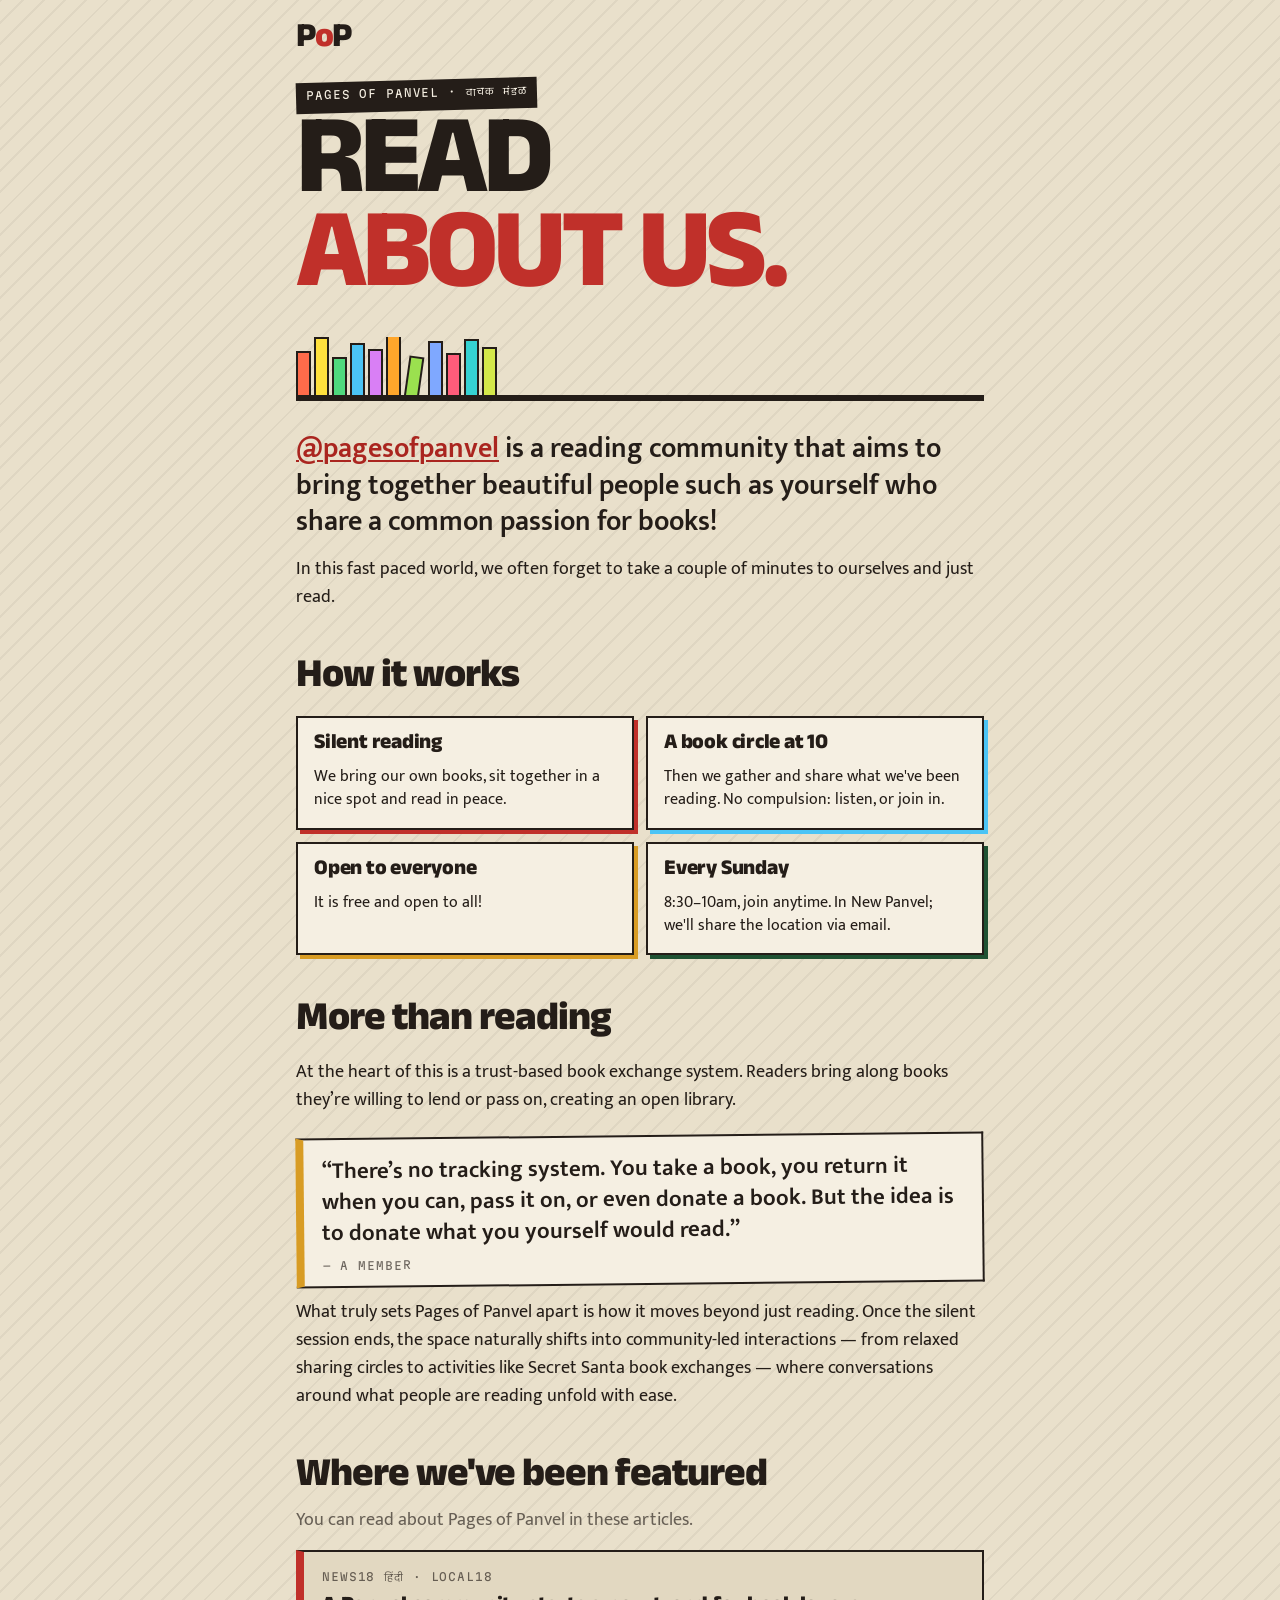
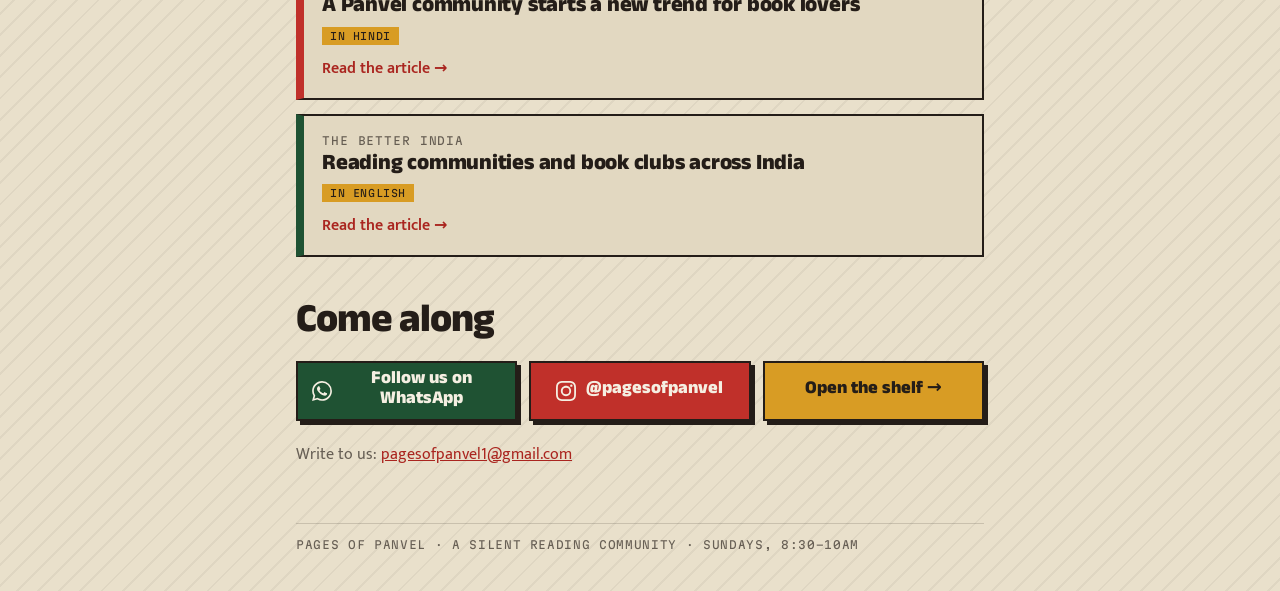
<file: about/index.html>
<!doctype html>
<html lang="en">
<head>
<meta charset="utf-8">
<meta name="viewport" content="width=device-width, initial-scale=1, viewport-fit=cover">
<title>About us — Pages of Panvel</title>
<meta name="description" content="Pages of Panvel is a free silent reading community in New Panvel. Every Sunday, 8:30–10am: bring your own book and read together in peace.">
<meta name="theme-color" content="#E9E0CB">
<meta property="og:title" content="Read about Pages of Panvel">
<meta property="og:description" content="A free silent reading community. Every Sunday, 8:30–10am, New Panvel. Bring your own book.">
<meta property="og:type" content="website">
<meta property="og:url" content="https://pagesofpanvel.in/about/">
<meta property="og:site_name" content="Pages of Panvel">
<meta property="og:image" content="https://pagesofpanvel.in/img/share.png?v=2">
<meta property="og:image:width" content="1200">
<meta property="og:image:height" content="630">
<meta name="twitter:card" content="summary_large_image">
<link rel="icon" href="data:image/svg+xml,%3Csvg xmlns='http://www.w3.org/2000/svg' viewBox='0 0 32 32'%3E%3Crect width='32' height='32' rx='4' fill='%23E9E0CB'/%3E%3Crect x='4' y='9' width='7' height='17' fill='%23C0302A'/%3E%3Crect x='12' y='5' width='7' height='21' fill='%23D89C24'/%3E%3Crect x='20' y='11' width='7' height='15' fill='%231F5233'/%3E%3Crect x='2' y='26' width='28' height='3' fill='%23241D18'/%3E%3C/svg%3E">
<link rel="preconnect" href="https://fonts.googleapis.com">
<link rel="preconnect" href="https://fonts.gstatic.com" crossorigin>
<link href="https://fonts.googleapis.com/css2?family=Anek+Devanagari:wght@500..800&family=Mukta:wght@400;600&family=Martian+Mono:wght@400&display=swap" rel="stylesheet">
<link rel="stylesheet" href="about.css">
</head>
<body>
<main class="page">

  <header class="hero">
    <a class="home" href="../" aria-label="Pages of Panvel, the shelf">P<span>o</span>P</a>
    <p class="kick">Pages of Panvel · वाचक मंडळ</p>
    <h1 class="disp">Read<br><span>about us.</span></h1>
    <div class="spines" aria-hidden="true"><i></i><i></i><i></i><i></i><i></i><i></i><i></i><i></i><i></i><i></i><i></i></div>
  </header>

  <section class="intro">
    <p class="lede"><a href="https://www.instagram.com/pagesofpanvel?stkn=ejZuc3VsaTRxdW0=" target="_blank" rel="noopener">@pagesofpanvel</a> is a reading community that aims to bring together beautiful people such as yourself who share a common passion for books!</p>
    <p>In this fast paced world, we often forget to take a couple of minutes to ourselves and just read.</p>
  </section>

  <section class="how" aria-labelledby="how-h">
    <h2 id="how-h" class="h2">How it works</h2>
    <div class="tiles">
      <div class="tile red"><b>Silent reading</b><p>We bring our own books, sit together in a nice spot and read in peace.</p></div>
      <div class="tile blue"><b>A book circle at 10</b><p>Then we gather and share what we've been reading. No compulsion: listen, or join in.</p></div>
      <div class="tile mustard"><b>Open to everyone</b><p>It is free and open to all!</p></div>
      <div class="tile green"><b>Every Sunday</b><p>8:30–10am, join anytime. In New Panvel; we'll share the location via email.</p></div>
    </div>
  </section>

  <section class="story" aria-labelledby="story-h">
    <h2 id="story-h" class="h2">More than reading</h2>
    <p>At the heart of this is a trust-based book exchange system. Readers bring along books they’re willing to lend or pass on, creating an open library.</p>
    <blockquote class="quote">
      <p>“There’s no tracking system. You take a book, you return it when you can, pass it on, or even donate a book. But the idea is to donate what you yourself would read.”</p>
      <cite>A member</cite>
    </blockquote>
    <p>What truly sets Pages of Panvel apart is how it moves beyond just reading. Once the silent session ends, the space naturally shifts into community-led interactions — from relaxed sharing circles to activities like Secret Santa book exchanges — where conversations around what people are reading unfold with ease.</p>
  </section>

  <section class="press" aria-labelledby="press-h">
    <h2 id="press-h" class="h2">Where we've been featured</h2>
    <p class="sub">You can read about Pages of Panvel in these articles.</p>
    <div class="cards">
      <a class="card" href="https://hindi.news18.com/amp/news/maharashtra/mumbai-panvel-community-introduces-new-trend-for-book-lovers-way-of-book-reading-local18-ws-kl-9983959.html" target="_blank" rel="noopener">
        <span class="pub">News18 हिंदी · Local18</span>
        <span class="what">A Panvel community starts a new trend for book lovers</span>
        <span class="lang">In Hindi</span>
        <span class="go">Read the article →</span>
      </a>
      <a class="card" href="https://thebetterindia.com/culture/reading-communities-india-book-clubs-11770599" target="_blank" rel="noopener">
        <span class="pub">The Better India</span>
        <span class="what">Reading communities and book clubs across India</span>
        <span class="lang">In English</span>
        <span class="go">Read the article →</span>
      </a>
    </div>
  </section>

  <section class="come" aria-labelledby="come-h">
    <h2 id="come-h" class="h2">Come along</h2>
    <div class="links">
      <a class="btn wa" href="https://whatsapp.com/channel/0029Vb7D3RPCRs1f1bVYzt22" target="_blank" rel="noopener"><svg class="ico" viewBox="0 0 24 24" aria-hidden="true" focusable="false"><path d="M17.472 14.382c-.297-.149-1.758-.867-2.03-.967-.273-.099-.471-.148-.67.15-.197.297-.767.966-.94 1.164-.173.199-.347.223-.644.075-.297-.15-1.255-.463-2.39-1.475-.883-.788-1.48-1.761-1.653-2.059-.173-.297-.018-.458.13-.606.134-.133.298-.347.446-.52.149-.174.198-.298.298-.497.099-.198.05-.371-.025-.52-.075-.149-.669-1.612-.916-2.207-.242-.579-.487-.5-.669-.51-.173-.008-.371-.01-.57-.01-.198 0-.52.074-.792.372-.272.297-1.04 1.016-1.04 2.479 0 1.462 1.065 2.875 1.213 3.074.149.198 2.096 3.2 5.077 4.487.709.306 1.262.489 1.694.625.712.227 1.36.195 1.871.118.571-.085 1.758-.719 2.006-1.413.248-.694.248-1.289.173-1.413-.074-.124-.272-.198-.57-.347m-5.421 7.403h-.004a9.87 9.87 0 01-5.031-1.378l-.361-.214-3.741.982.998-3.648-.235-.374a9.86 9.86 0 01-1.51-5.26c.001-5.45 4.436-9.884 9.888-9.884 2.64 0 5.122 1.03 6.988 2.898a9.825 9.825 0 012.893 6.994c-.003 5.45-4.437 9.884-9.885 9.884m8.413-18.297A11.815 11.815 0 0012.05 0C5.495 0 .16 5.335.157 11.892c0 2.096.547 4.142 1.588 5.945L.057 24l6.305-1.654a11.882 11.882 0 005.683 1.448h.005c6.554 0 11.89-5.335 11.893-11.893a11.821 11.821 0 00-3.48-8.413Z"/></svg>Follow us on WhatsApp</a>
      <a class="btn insta" href="https://www.instagram.com/pagesofpanvel?stkn=ejZuc3VsaTRxdW0=" target="_blank" rel="noopener"><svg class="ico" viewBox="0 0 24 24" aria-hidden="true" focusable="false"><path d="M7.0301.084c-1.2768.0602-2.1487.264-2.911.5634-.7888.3075-1.4575.72-2.1228 1.3877-.6652.6677-1.075 1.3368-1.3802 2.127-.2954.7638-.4956 1.6365-.552 2.914-.0564 1.2775-.0689 1.6882-.0626 4.947.0062 3.2586.0206 3.6671.0825 4.9473.061 1.2765.264 2.1482.5635 2.9107.308.7889.72 1.4573 1.388 2.1228.6679.6655 1.3365 1.0743 2.1285 1.38.7632.295 1.6361.4961 2.9134.552 1.2773.056 1.6884.069 4.9462.0627 3.2578-.0062 3.668-.0207 4.9478-.0814 1.28-.0607 2.147-.2652 2.9098-.5633.7889-.3086 1.4578-.72 2.1228-1.3881.665-.6682 1.0745-1.3378 1.3795-2.1284.2957-.7632.4966-1.636.552-2.9124.056-1.2809.0692-1.6898.063-4.948-.0063-3.2583-.021-3.6668-.0817-4.9465-.0607-1.2797-.264-2.1487-.5633-2.9117-.3084-.7889-.72-1.4568-1.3876-2.1228C21.2982 1.33 20.628.9208 19.8378.6165 19.074.321 18.2017.1197 16.9244.0645 15.6471.0093 15.236-.005 11.977.0014 8.718.0076 8.31.0215 7.0301.0839m.1402 21.6932c-1.17-.0509-1.8053-.2453-2.2287-.408-.5606-.216-.96-.4771-1.3819-.895-.422-.4178-.6811-.8186-.9-1.378-.1644-.4234-.3624-1.058-.4171-2.228-.0595-1.2645-.072-1.6442-.079-4.848-.007-3.2037.0053-3.583.0607-4.848.05-1.169.2456-1.805.408-2.2282.216-.5613.4762-.96.895-1.3816.4188-.4217.8184-.6814 1.3783-.9003.423-.1651 1.0575-.3614 2.227-.4171 1.2655-.06 1.6447-.072 4.848-.079 3.2033-.007 3.5835.005 4.8495.0608 1.169.0508 1.8053.2445 2.228.408.5608.216.96.4754 1.3816.895.4217.4194.6816.8176.9005 1.3787.1653.4217.3617 1.056.4169 2.2263.0602 1.2655.0739 1.645.0796 4.848.0058 3.203-.0055 3.5834-.061 4.848-.051 1.17-.245 1.8055-.408 2.2294-.216.5604-.4763.96-.8954 1.3814-.419.4215-.8181.6811-1.3783.9-.4224.1649-1.0577.3617-2.2262.4174-1.2656.0595-1.6448.072-4.8493.079-3.2045.007-3.5825-.006-4.848-.0608M16.953 5.5864A1.44 1.44 0 1 0 18.39 4.144a1.44 1.44 0 0 0-1.437 1.4424M5.8385 12.012c.0067 3.4032 2.7706 6.1557 6.173 6.1493 3.4026-.0065 6.157-2.7701 6.1506-6.1733-.0065-3.4032-2.771-6.1565-6.174-6.1498-3.403.0067-6.156 2.771-6.1496 6.1738M8 12.0077a4 4 0 1 1 4.008 3.9921A3.9996 3.9996 0 0 1 8 12.0077"/></svg>@pagesofpanvel</a>
      <a class="btn shelf" href="../">Open the shelf →</a>
    </div>
    <p class="mail">Write to us: <a href="mailto:pagesofpanvel1@gmail.com">pagesofpanvel1@gmail.com</a></p>
  </section>

  <footer class="foot">Pages of Panvel · a silent reading community · Sundays, 8:30–10am</footer>
</main>
</body>
</html>
</file>
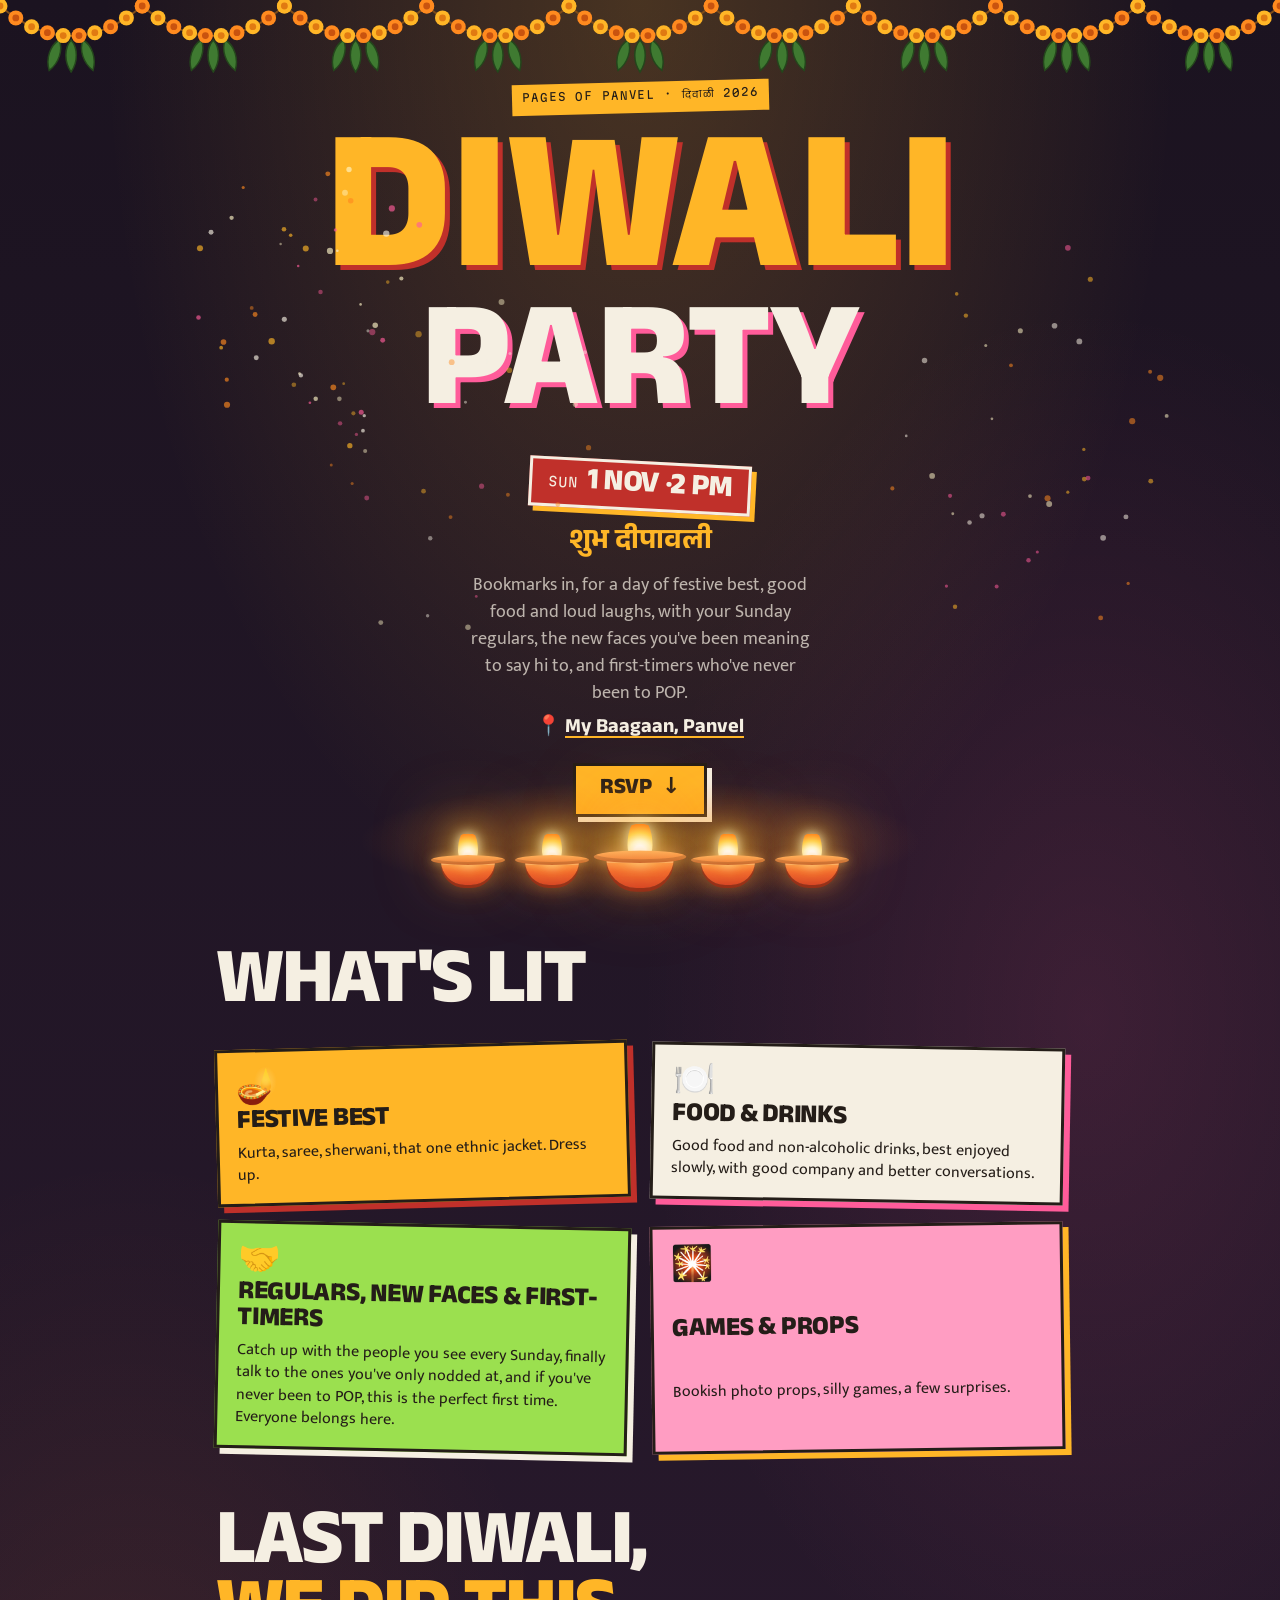
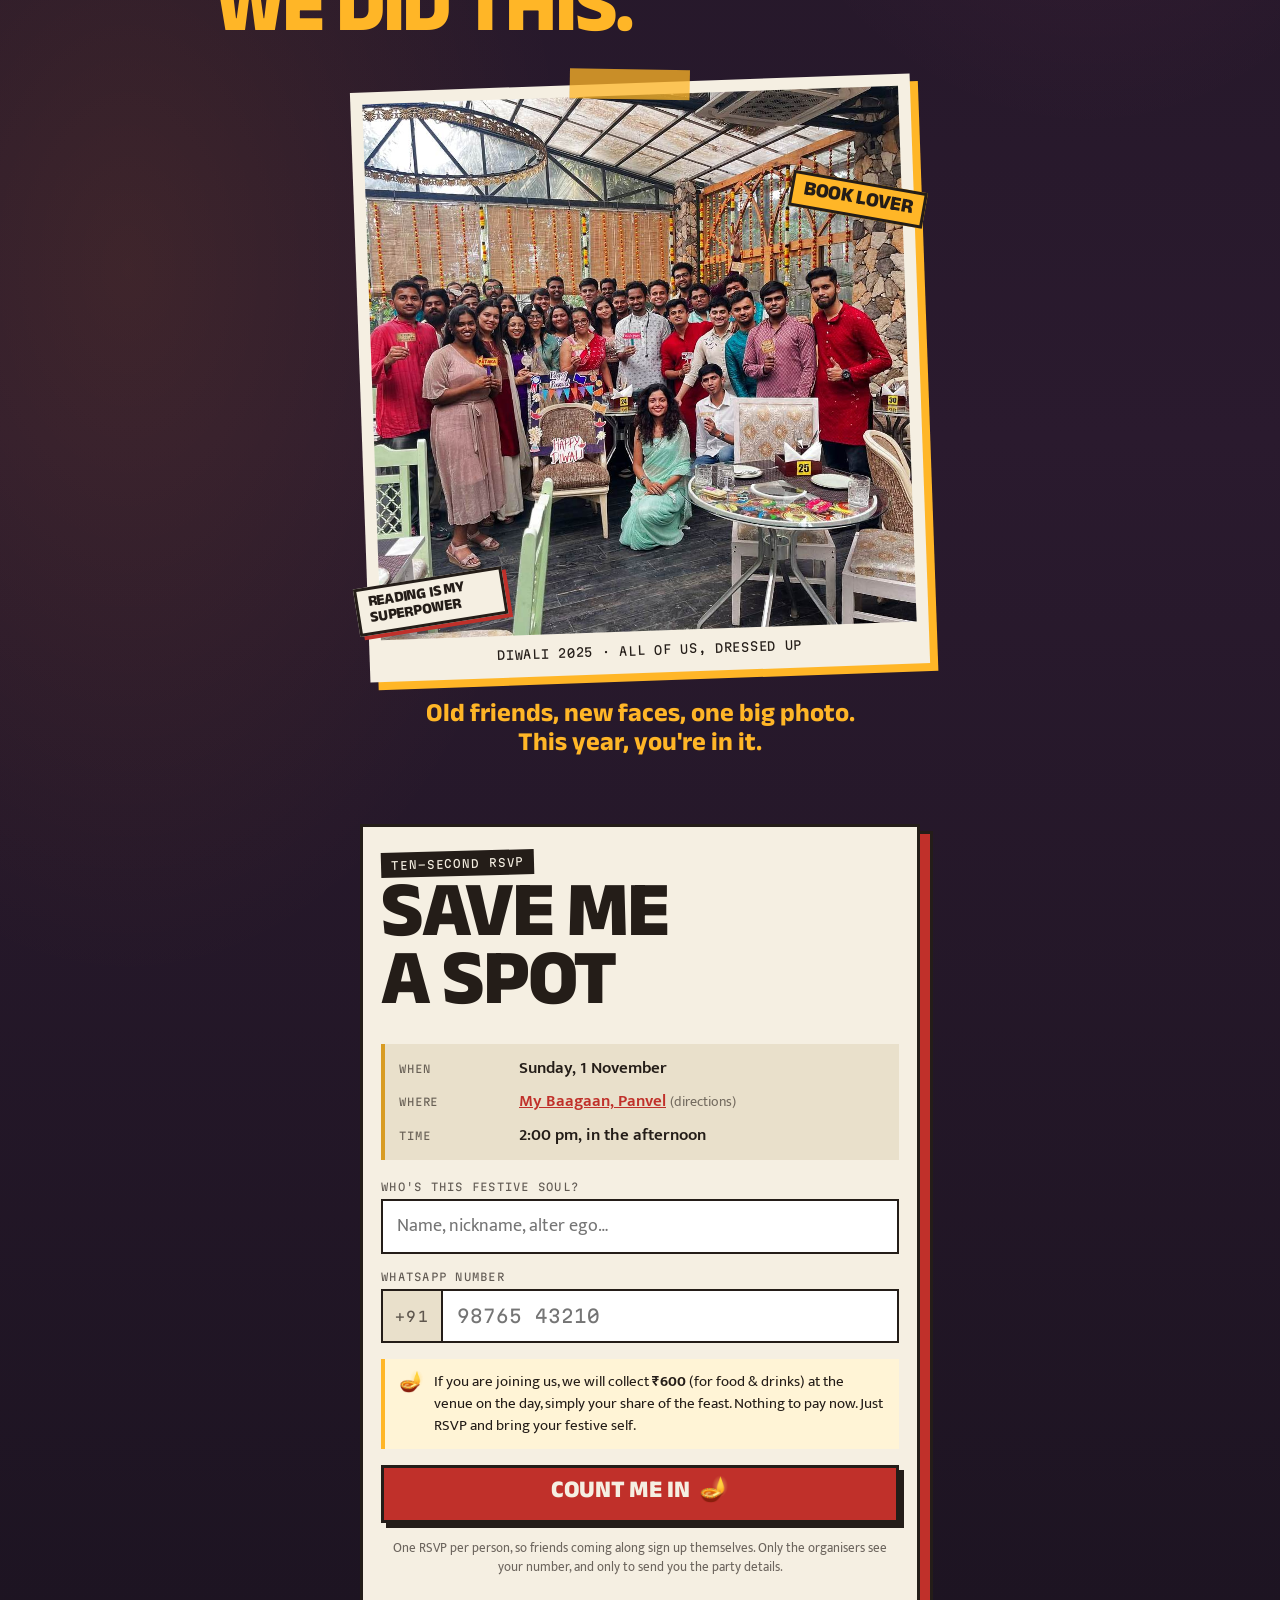
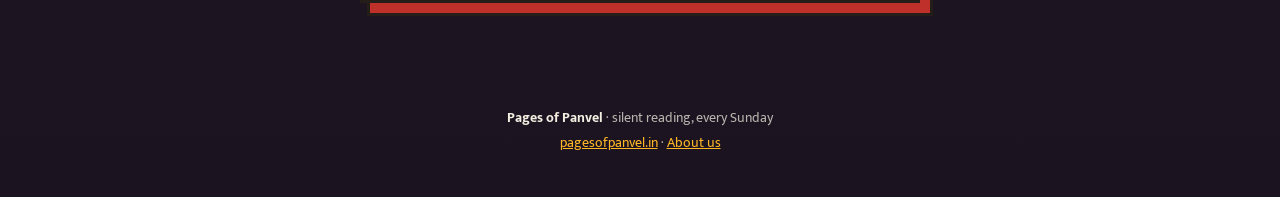
<file: diwali/index.html>
<!doctype html>
<html lang="en">
<head>
<meta charset="utf-8">
<meta name="viewport" content="width=device-width, initial-scale=1, viewport-fit=cover">
<title>Diwali Party · Sun 1 Nov — Pages of Panvel</title>
<meta name="description" content="Pages of Panvel's Diwali party, Sunday 1 November, 2 pm. At My Baagaan, Panvel. Regulars, new faces and first-timers, festive best and good food. RSVP in ten seconds.">
<meta name="theme-color" content="#1B1320">
<!-- The link preview on WhatsApp, Instagram and the rest: diwali/share.jpg. -->
<meta property="og:title" content="Diwali Party · Pages of Panvel · Sun 1 Nov">
<meta property="og:description" content="My Baagaan, Panvel. Regulars, new faces and first-timers, all welcome. Tap to RSVP.">
<meta property="og:type" content="website">
<meta property="og:url" content="https://pagesofpanvel.in/diwali/">
<meta property="og:site_name" content="Pages of Panvel">
<meta property="og:image" content="https://pagesofpanvel.in/diwali/share.jpg?v=4">
<meta property="og:image:type" content="image/jpeg">
<meta property="og:image:width" content="1200">
<meta property="og:image:height" content="630">
<meta property="og:image:alt" content="Pages of Panvel Diwali party, Sunday 1 November, 2 pm, My Baagaan, Panvel. RSVP now.">
<meta name="twitter:card" content="summary_large_image">
<link rel="icon" href="data:image/svg+xml,%3Csvg xmlns='http://www.w3.org/2000/svg' viewBox='0 0 32 32'%3E%3Crect width='32' height='32' rx='6' fill='%231B1320'/%3E%3Cpath d='M16 5c3 4 3 7 0 9-3-2-3-5 0-9z' fill='%23FFB627'/%3E%3Cpath d='M5 17h22c-1 6-5 9-11 9S6 23 5 17z' fill='%23C0302A'/%3E%3C/svg%3E">
<link rel="preconnect" href="https://fonts.googleapis.com">
<link rel="preconnect" href="https://fonts.gstatic.com" crossorigin>
<link href="https://fonts.googleapis.com/css2?family=Anek+Devanagari:wght@500..800&family=Mukta:wght@400;600&family=Martian+Mono:wght@400&display=swap" rel="stylesheet">
<link rel="stylesheet" href="diwali.css?v=8">
</head>
<body>

<!-- Taps anywhere on the dark parts throw a little phuljhadi spark. -->
<canvas id="sparks" class="sparks" aria-hidden="true"></canvas>

<div id="toran" class="toran" aria-hidden="true"></div>

<header class="hero">
  <p class="kick">Pages of Panvel · दिवाळी 2026</p>
  <h1 class="title">
    <span class="t1">Diwali</span>
    <span class="t2">Party</span>
  </h1>
  <p class="date-tag"><b>Sun</b> 1 Nov · 2 pm</p>
  <p class="greet">शुभ दीपावली</p>
  <p class="lede">Bookmarks in, for a day of festive best, good food and loud laughs, with your Sunday regulars, the new faces you've been meaning to say hi to, and first-timers who've never been to POP.</p>
  <p class="venue-line">📍 <a href="https://maps.app.goo.gl/QyNPAJL63wgcozUu5?g_st=ac" target="_blank" rel="noopener">My Baagaan, Panvel</a></p>
  <a id="cta" class="cta" href="#rsvp">RSVP <span aria-hidden="true">↓</span></a>

  <div class="diyas" aria-hidden="true">
    <span class="diya"></span><span class="diya"></span><span class="diya"></span><span class="diya"></span><span class="diya"></span>
  </div>
</header>

<main>
  <section class="what" aria-labelledby="what-h">
    <h2 id="what-h" class="h2">What's lit</h2>
    <ul class="cards">
      <li class="card c1"><span class="emo" aria-hidden="true">🪔</span><b>Festive best</b><span>Kurta, saree, sherwani, that one ethnic jacket. Dress up.</span></li>
      <li class="card c2"><span class="emo" aria-hidden="true">🍽️</span><b>Food &amp; drinks</b><span>Good food and non-alcoholic drinks, best enjoyed slowly, with good company and better conversations.</span></li>
      <li class="card c4"><span class="emo" aria-hidden="true">🤝</span><b>Regulars, new faces &amp; first-timers</b><span>Catch up with the people you see every Sunday, finally talk to the ones you've only nodded at, and if you've never been to POP, this is the perfect first time. Everyone belongs here.</span></li>
      <li class="card c3"><span class="emo" aria-hidden="true">🎇</span><b>Games &amp; props</b><span>Bookish photo props, silly games, a few surprises.</span></li>
    </ul>
  </section>

  <section class="memory" aria-labelledby="mem-h">
    <h2 id="mem-h" class="h2">Last Diwali,<br><span>we did this.</span></h2>
    <figure class="polaroid">
      <span class="tape" aria-hidden="true"></span>
      <img src="last-year.jpg?v=2" width="960" height="960" loading="lazy" decoding="async"
        alt="Last year's Pages of Panvel Diwali party: about thirty readers in festive clothes, holding bookish photo props and a Happy Diwali frame, under marigold garlands.">
      <figcaption>Diwali 2025 · all of us, dressed up</figcaption>
      <span class="sticker s1" aria-hidden="true">Book lover</span>
      <span class="sticker s2" aria-hidden="true">Reading is my superpower</span>
    </figure>
    <p class="mem-line">Old friends, new faces, one big photo.<br>This year, you're in it.</p>
  </section>

  <section id="rsvp" class="rsvp" aria-labelledby="rsvp-h">
    <div class="rsvp-card">
      <p class="kick dark">Ten-second RSVP</p>
      <h2 id="rsvp-h" class="h2 ink">Save me<br>a spot</h2>

      <dl class="facts">
        <div><dt>When</dt><dd>Sunday, 1 November</dd></div>
        <div><dt>Where</dt><dd><a href="https://maps.app.goo.gl/QyNPAJL63wgcozUu5?g_st=ac" target="_blank" rel="noopener">My Baagaan, Panvel</a> <span class="dir">(directions)</span></dd></div>
        <div><dt>Time</dt><dd>2:00 pm, in the afternoon</dd></div>
      </dl>

      <!-- deliberately not a <form> with an action: diwali.js sends it -->
      <form id="form" class="form" novalidate>
        <label class="field"><span>Who's this festive soul?</span>
          <input id="name" name="name" type="text" maxlength="60" autocomplete="name" placeholder="Name, nickname, alter ego…" required></label>
        <label class="field"><span>WhatsApp number</span>
          <span class="phone"><b aria-hidden="true">+91</b>
          <input id="phone" name="phone" type="tel" inputmode="tel" maxlength="18" autocomplete="tel-national" placeholder="98765 43210" required></span></label>
        <p class="note"><span aria-hidden="true">🪔</span> <span>If you are joining us, we will collect <b>₹600</b> (for food &amp; drinks) at the venue on the day, simply your share of the feast. Nothing to pay now. Just RSVP and bring your festive self.</span></p>
        <p id="err" class="err" role="alert" hidden></p>
        <button id="send" class="send" type="submit">Count me in <span aria-hidden="true">🪔</span></button>
        <p class="fine">One RSVP per person, so friends coming along sign up themselves. Only the organisers see your number, and only to send you the party details.</p>
      </form>

      <div id="done" class="done" hidden aria-live="polite">
        <p class="burst" aria-hidden="true">🎆</p>
        <h3 id="done-h" class="done-h">You're on the list!</h3>
        <p id="done-p" class="done-p">See you at My Baagaan on Sunday at 2 pm. Start planning the outfit.</p>
        <div class="join">
          <p>To stay updated, please join the POP WhatsApp Community, and follow us on Instagram for all the Diwali moments.</p>
          <a class="send wa" href="https://whatsapp.com/channel/0029Vb7D3RPCRs1f1bVYzt22" target="_blank" rel="noopener">Join the POP WhatsApp Community</a>
          <a class="send ig" href="https://www.instagram.com/pagesofpanvel?stkn=ejZuc3VsaTRxdW0=" target="_blank" rel="noopener">Follow us on Instagram</a>
        </div>
        <a id="share" class="send share" href="#" target="_blank" rel="noopener">Bring a friend · share the invite</a>
        <button id="again" class="link" type="button">RSVP for someone else</button>
      </div>
    </div>
  </section>
</main>

<footer class="foot">
  <p><b>Pages of Panvel</b> · silent reading, every Sunday</p>
  <p><a href="../">pagesofpanvel.in</a> · <a href="../about/">About us</a></p>
</footer>

<script type="module" src="diwali.js?v=6"></script>
</body>
</html>
</file>
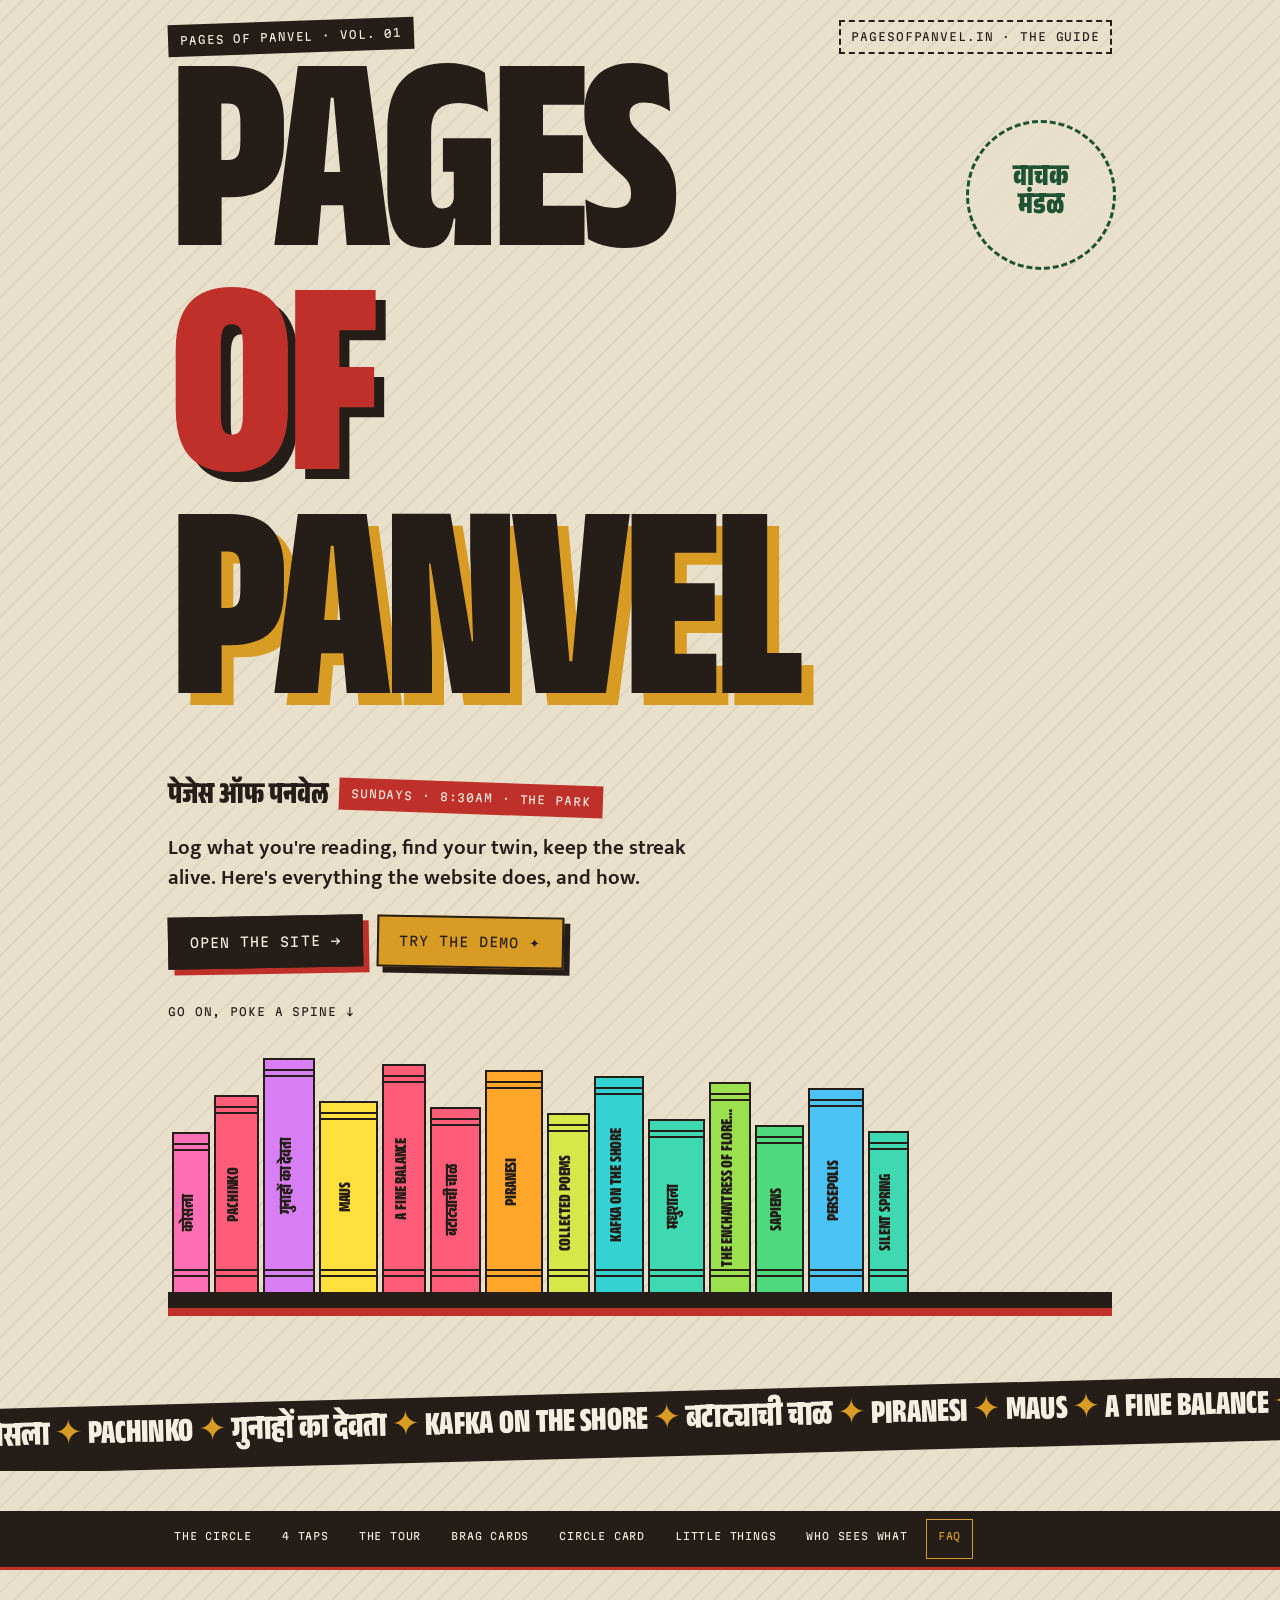
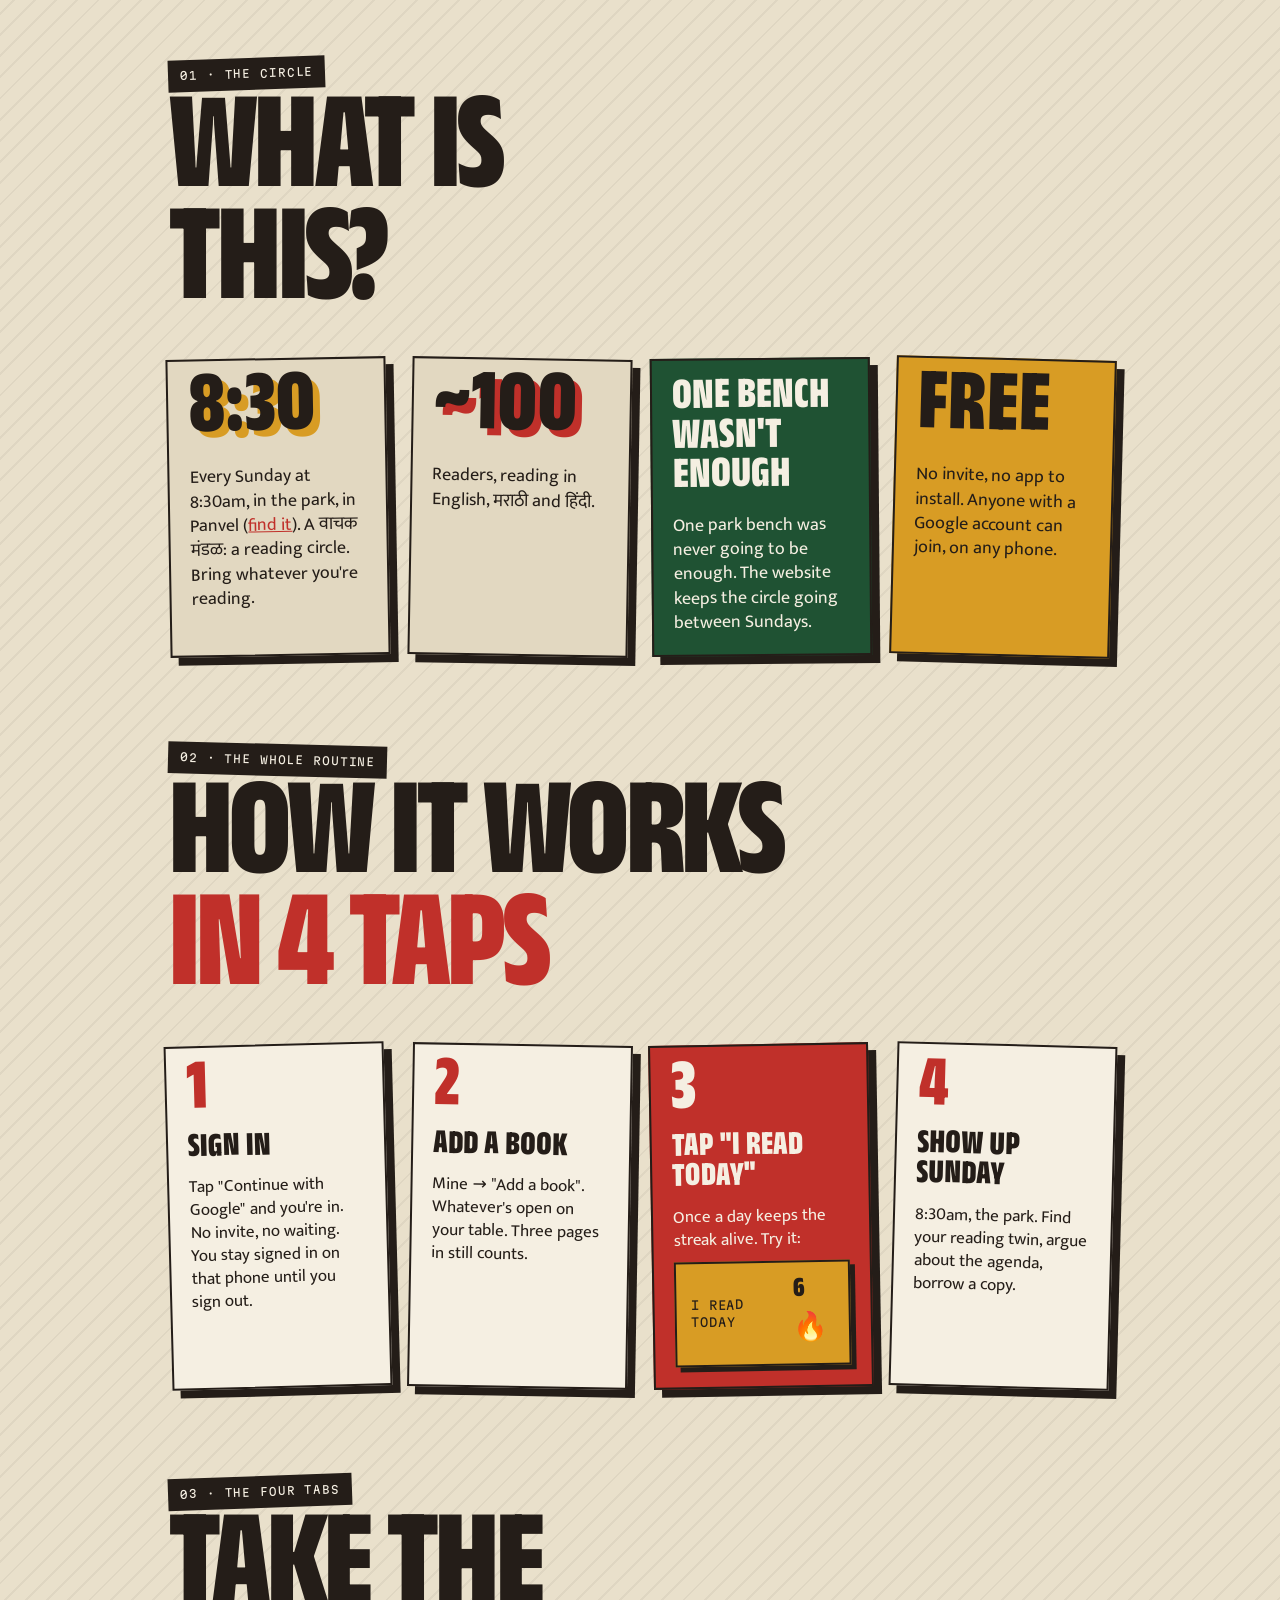
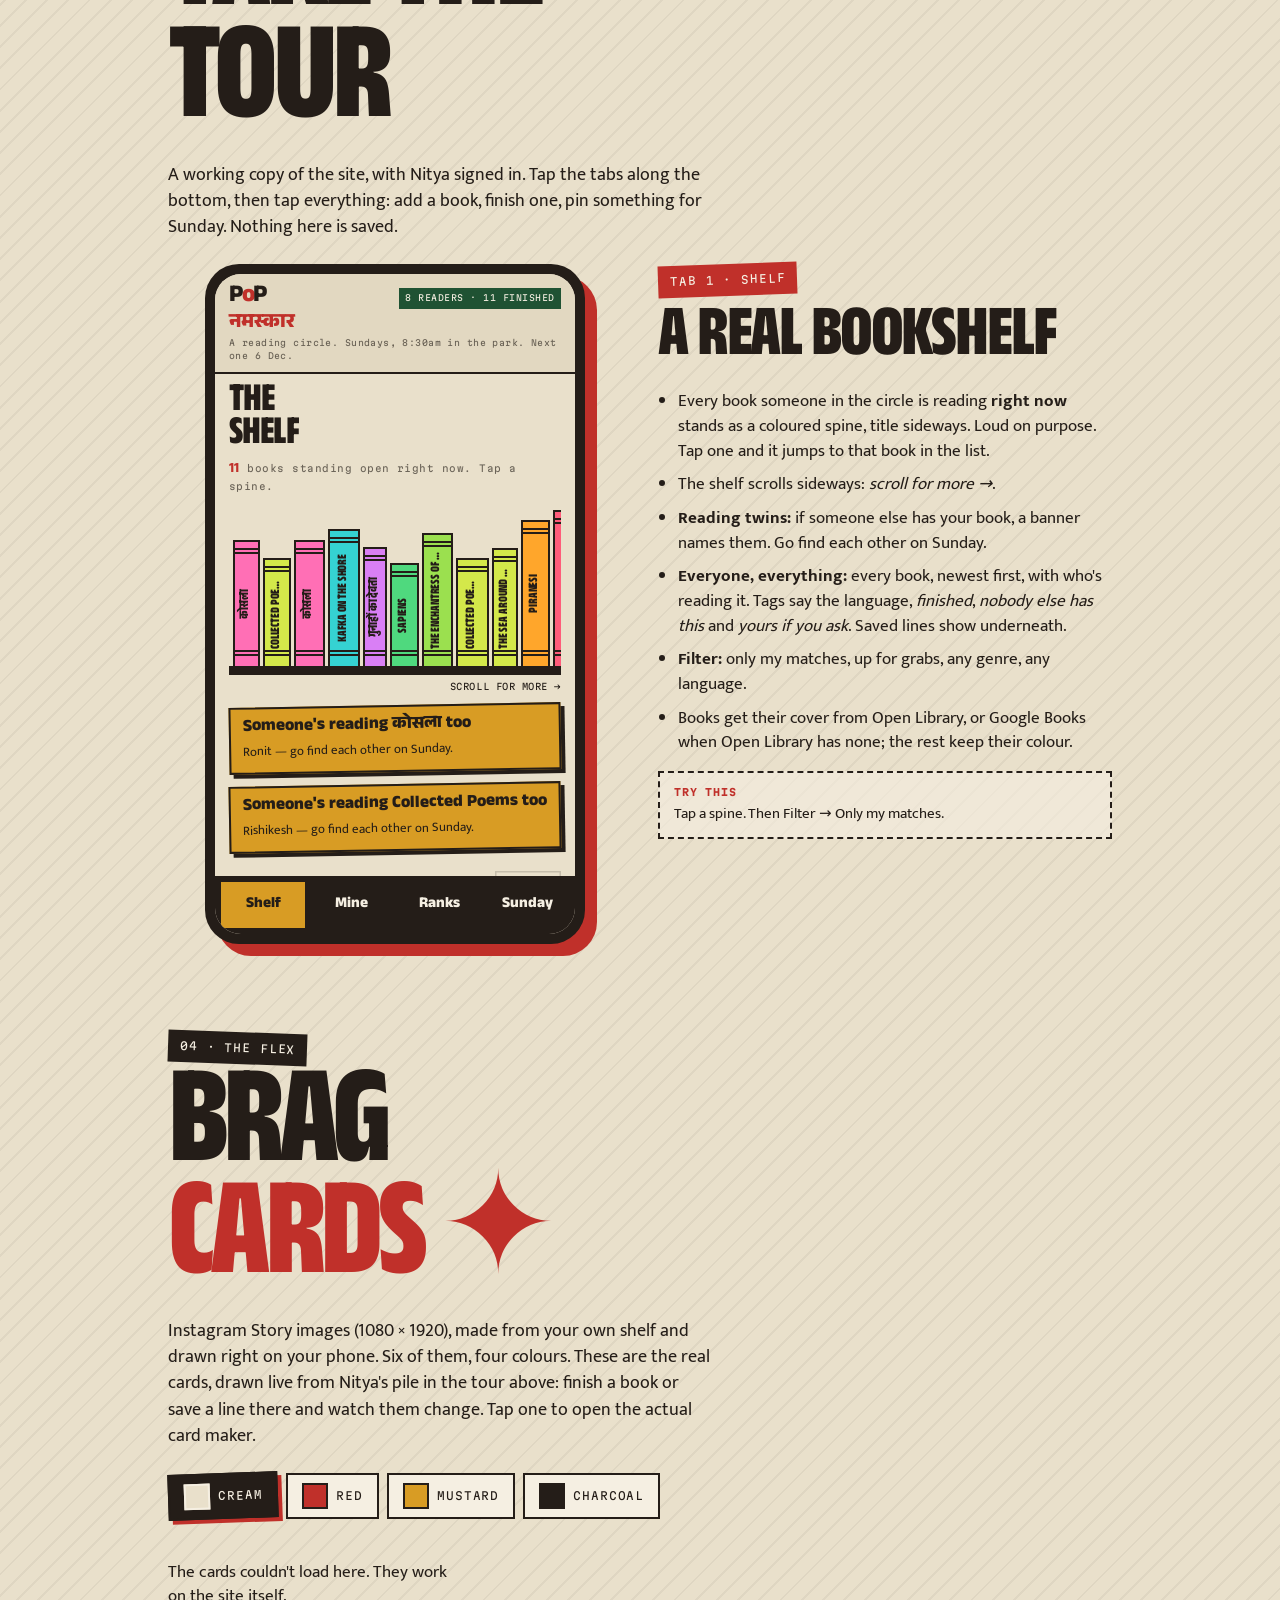
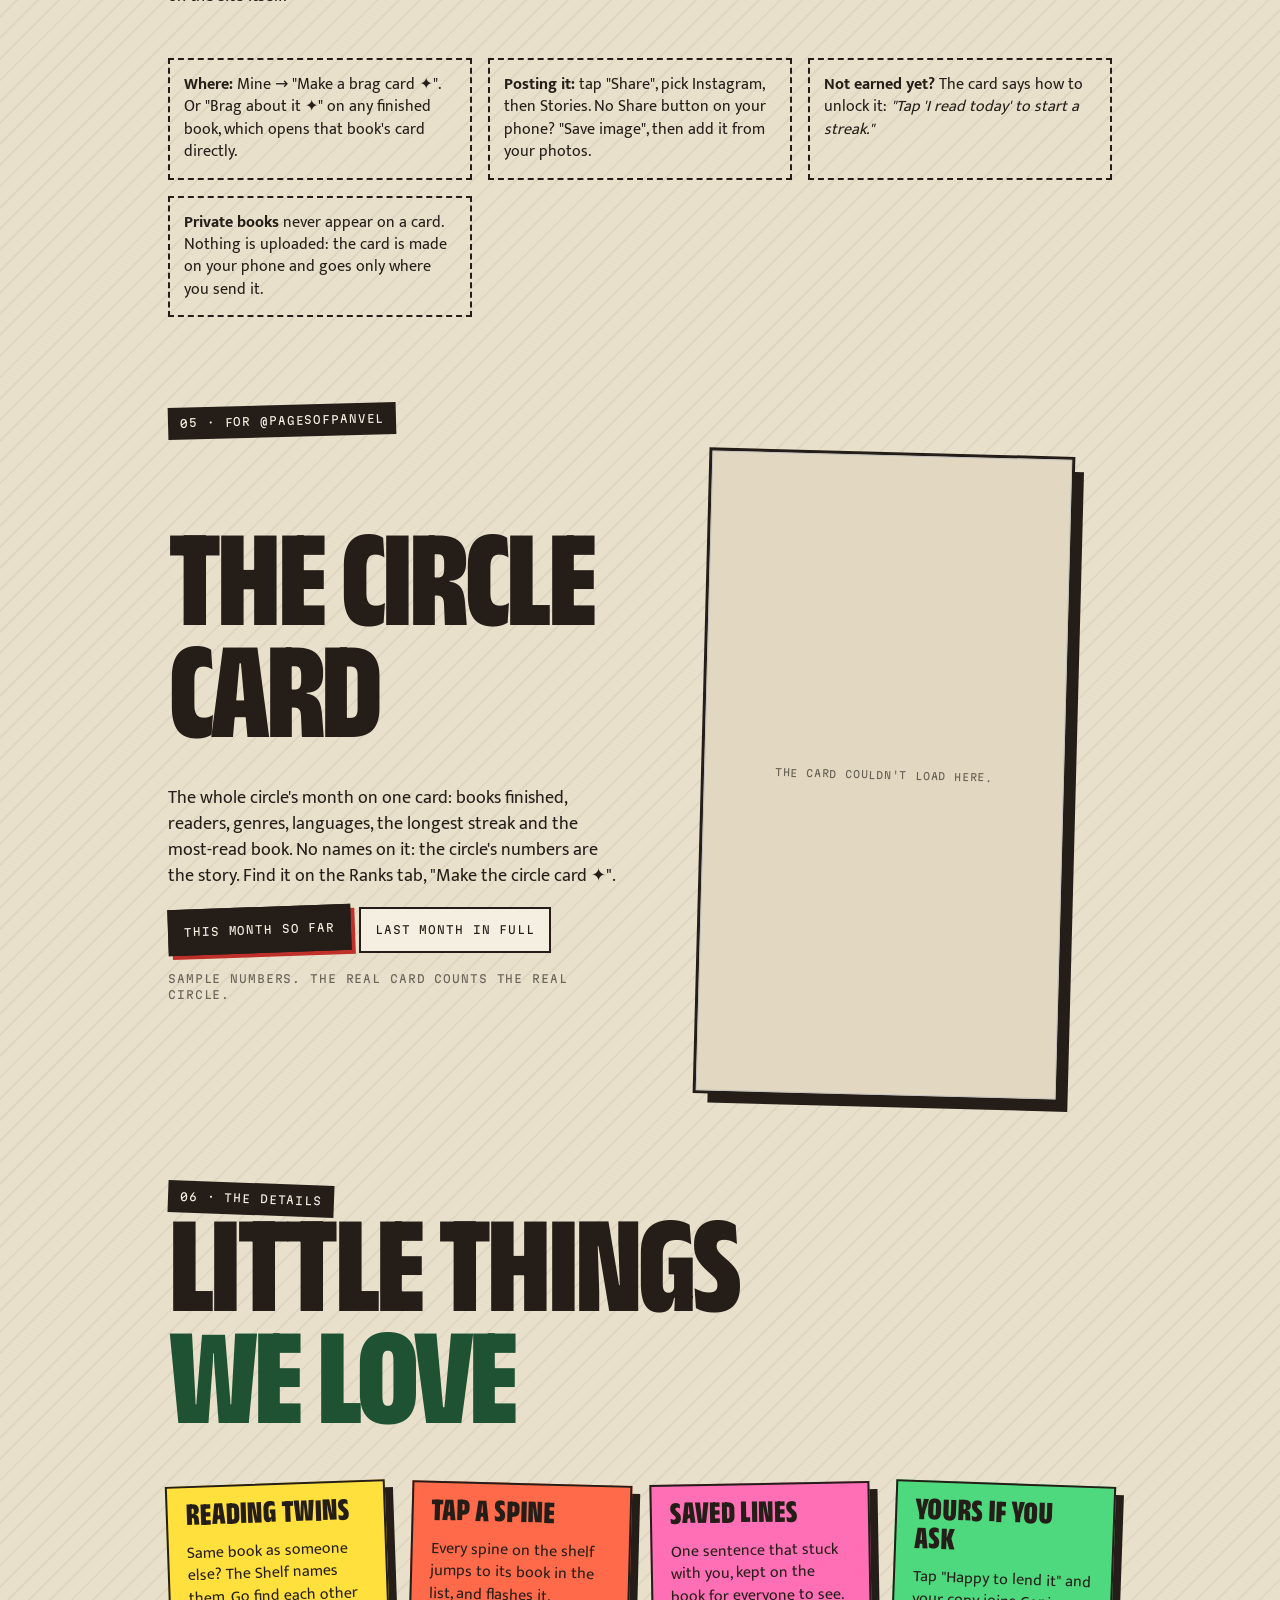
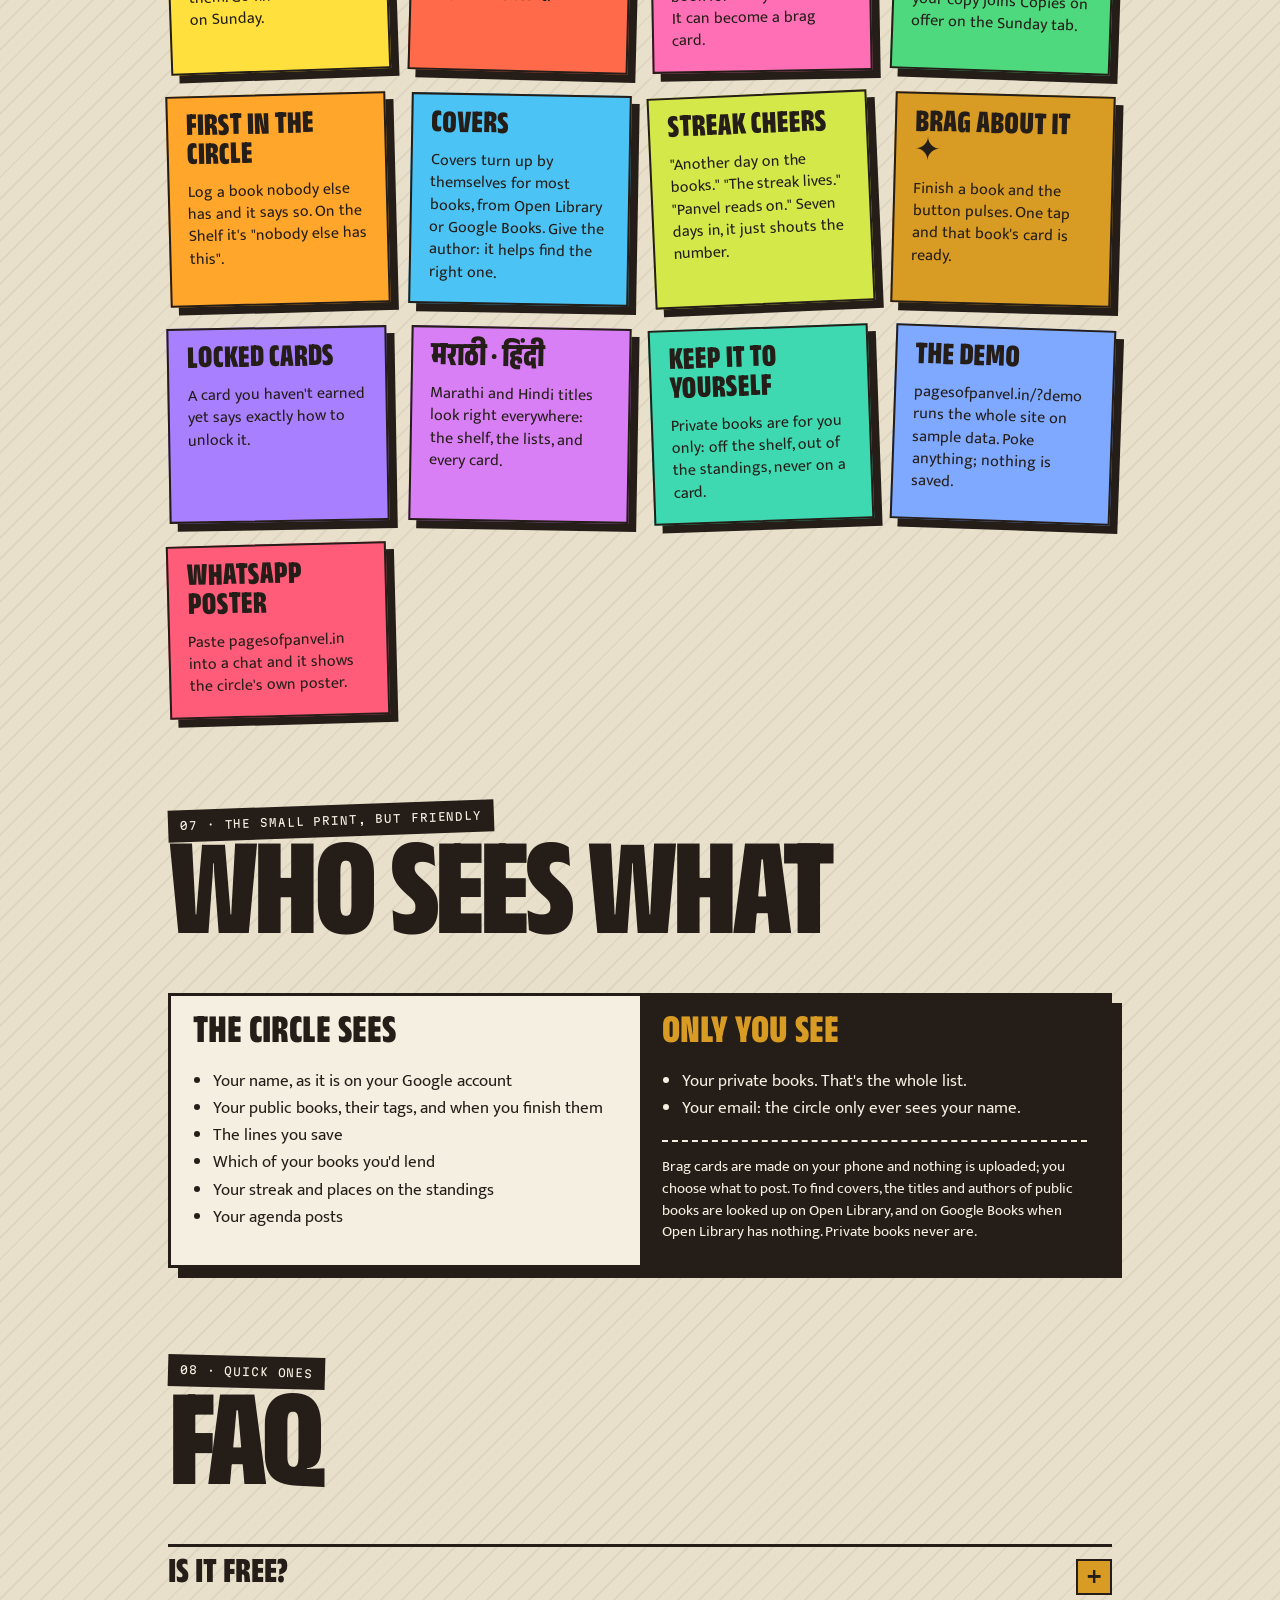
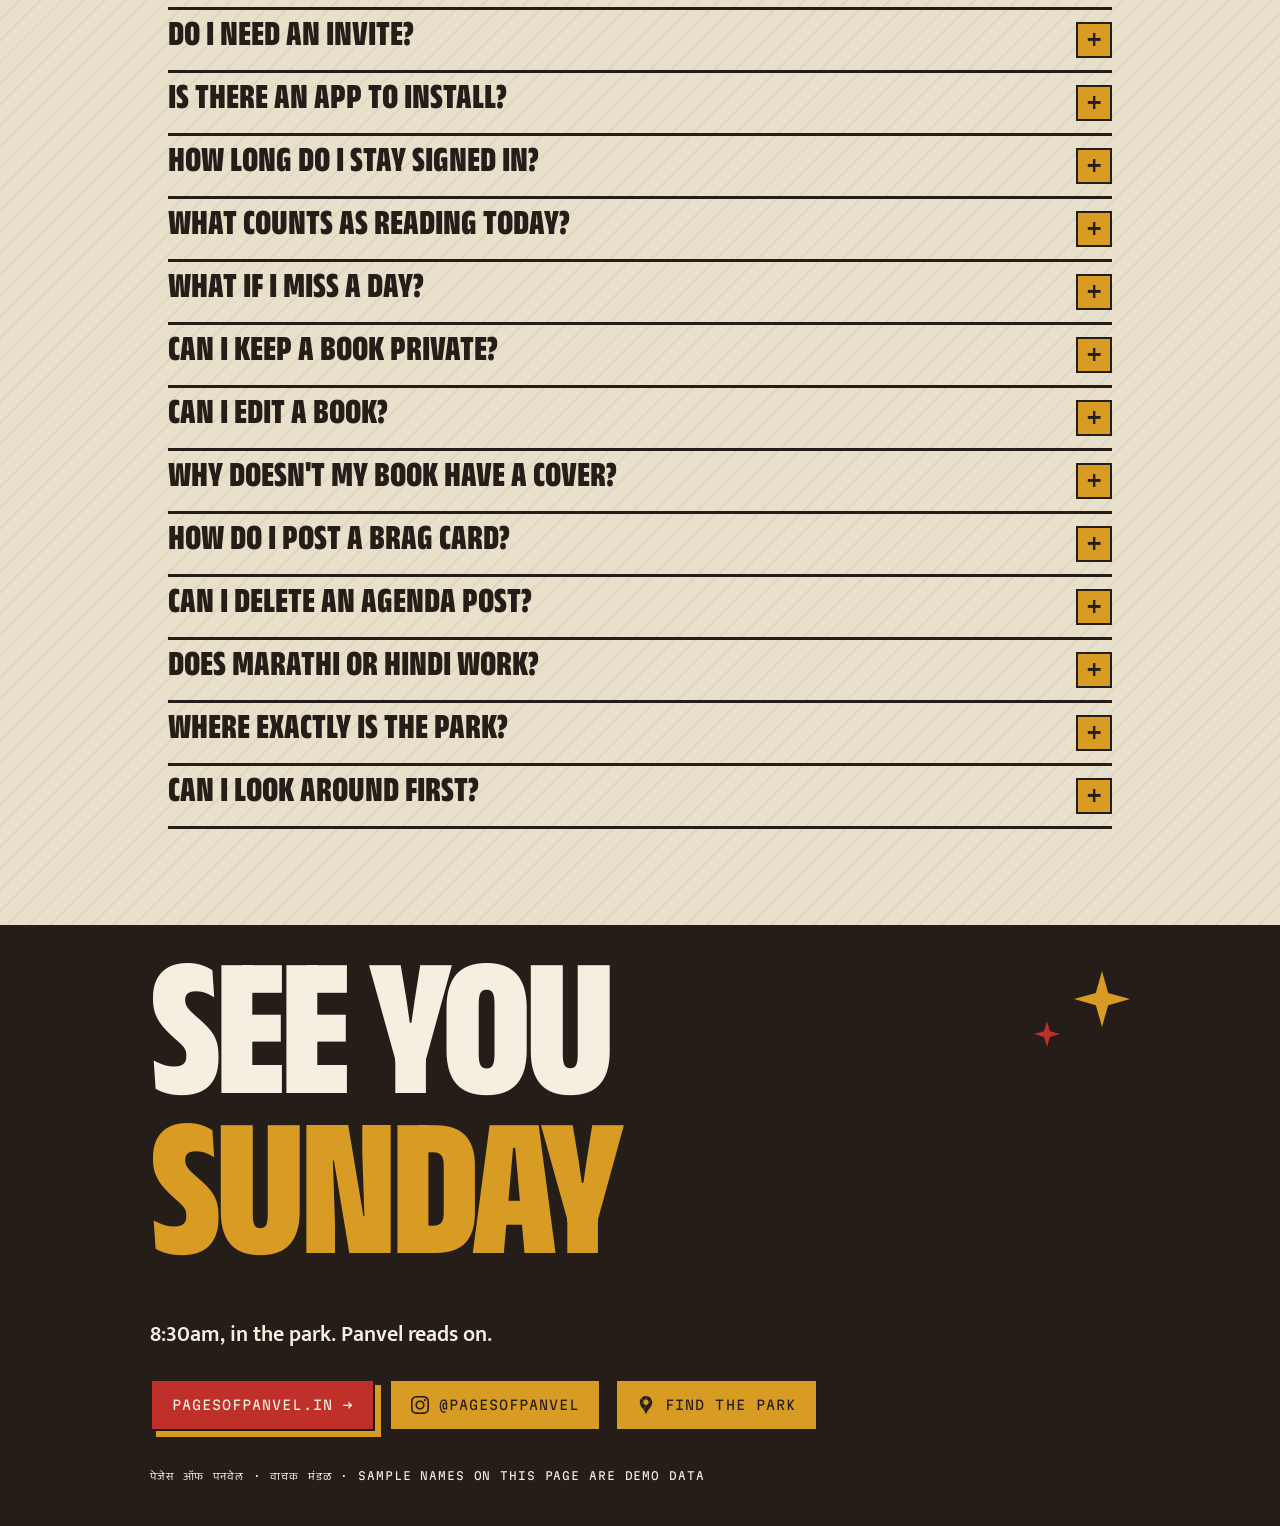
<file: guide/index.html>
<!doctype html>
<html lang="en">
<head>
<meta charset="utf-8">
<meta name="viewport" content="width=device-width, initial-scale=1, viewport-fit=cover">
<title>Pages of Panvel — how it works</title>
<meta name="description" content="Pages of Panvel is a वाचक मंडळ that meets every Sunday at 8:30am in the park. Here's how pagesofpanvel.in keeps the circle going between Sundays.">
<!-- Not linked from anywhere yet. Keep it out of search until it is. -->
<meta name="robots" content="noindex, nofollow">
<meta name="theme-color" content="#E9E0CB">
<meta property="og:title" content="Pages of Panvel — how it works">
<meta property="og:description" content="The circle, the shelf, streaks, brag cards and Sunday. Everything the site does, in one place.">
<meta property="og:image" content="https://pagesofpanvel.in/img/share.png?v=2">
<meta property="og:image:width" content="1200">
<meta property="og:image:height" content="630">
<link rel="preconnect" href="https://fonts.googleapis.com">
<link rel="preconnect" href="https://fonts.gstatic.com" crossorigin>
<link rel="stylesheet" href="https://fonts.googleapis.com/css2?family=Anek+Devanagari:wdth,wght@75..125,400..800&family=Martian+Mono&family=Mukta:wght@400;600&display=swap">
<link rel="stylesheet" href="guide.css">
</head>
<body>

<header class="wrap hero">
  <div class="hero-top">
    <span class="mono kick">Pages of Panvel · Vol. 01</span>
    <span class="mono" style="border:2px dashed var(--ink);padding:7px 10px">pagesofpanvel.in · the guide</span>
  </div>
  <h1 class="disp"><span>Pages</span><span class="of">of</span><span class="pv">Panvel</span></h1>
  <div class="stamp" aria-hidden="true" lang="mr">वाचक<br>मंडळ</div>
  <div class="hero-sub">
    <p lang="mr">पेजेस ऑफ पनवेल</p>
    <span class="mono kick hot" style="--r:2deg">Sundays · 8:30am · the park</span>
  </div>
  <p class="lede">Log what you're reading, find your twin, keep the streak alive. Here's everything the website does, and how.</p>
  <div class="ctas">
    <a class="cta dark" href="https://pagesofpanvel.in">Open the site →</a>
    <a class="cta gold" href="https://pagesofpanvel.in/?demo">Try the demo ✦</a>
  </div>
  <div class="poke">
    <p class="mono" style="margin:0 0 8px">Go on, poke a spine ↓</p>
    <div class="shelf" id="hero-shelf" role="group" aria-label="A shelf of books the circle reads"></div>
    <div class="plank"></div>
    <p class="toast" id="hero-toast" aria-live="polite"></p>
  </div>
</header>

<div class="mq-clip">
<div class="marquee" aria-label="Books the circle is reading">
  <div><span>कोसला <b>✦</b> Pachinko <b>✦</b> गुनाहों का देवता <b>✦</b> Kafka on the Shore <b>✦</b> बटाट्याची चाळ <b>✦</b> Piranesi <b>✦</b> Maus <b>✦</b> A Fine Balance <b>✦</b> मधुशाला <b>✦</b></span><span aria-hidden="true">कोसला <b>✦</b> Pachinko <b>✦</b> गुनाहों का देवता <b>✦</b> Kafka on the Shore <b>✦</b> बटाट्याची चाळ <b>✦</b> Piranesi <b>✦</b> Maus <b>✦</b> A Fine Balance <b>✦</b> मधुशाला <b>✦</b></span></div>
</div>
</div>

<nav class="jump" aria-label="On this page">
  <ul>
    <li><a href="#what">The circle</a></li>
    <li><a href="#taps">4 taps</a></li>
    <li><a href="#tour">The tour</a></li>
    <li><a href="#brag">Brag cards</a></li>
    <li><a href="#circle-card">Circle card</a></li>
    <li><a href="#little">Little things</a></li>
    <li><a href="#who">Who sees what</a></li>
    <li><a href="#faq">FAQ</a></li>
  </ul>
</nav>

<main class="wrap">

<section id="what" aria-labelledby="what-h">
  <span class="mono kick">01 · the circle</span>
  <h2 id="what-h" class="disp h2">What is<br>this?</h2>
  <div class="grid">
    <div class="card" style="--r:-1deg"><div class="big" style="text-shadow:7px 7px 0 var(--mustard)">8:30</div>
      <p>Every Sunday at 8:30am, in the park, in Panvel (<a href="https://maps.app.goo.gl/gA22uyNNkYt5wncP7?g_st=ac" target="_blank" rel="noopener">find it</a>). A <span lang="mr">वाचक मंडळ</span>: a reading circle. Bring whatever you're reading.</p></div>
    <div class="card" style="--r:1deg"><div class="big" style="text-shadow:7px 7px 0 var(--red)">~100</div>
      <p>Readers, reading in English, <span lang="mr">मराठी</span> and <span lang="hi">हिंदी</span>.</p></div>
    <div class="card g" style="--r:-.5deg"><div class="h3" style="font-size:44px">One bench wasn't enough</div>
      <p>One park bench was never going to be enough. The website keeps the circle going between Sundays.</p></div>
    <div class="card m" style="--r:1.5deg"><div class="big">FREE</div>
      <p>No invite, no app to install. Anyone with a Google account can join, on any phone.</p></div>
  </div>
</section>

<section id="taps" aria-labelledby="taps-h">
  <span class="mono kick" style="--r:1.5deg">02 · the whole routine</span>
  <h2 id="taps-h" class="disp h2">How it works<br><span class="red">in 4 taps</span></h2>
  <ol class="steps grid">
    <li class="card w" style="--r:-1.5deg"><span class="n">1</span><h3 class="h3" style="font-size:34px">Sign in</h3>
      <p>Tap "Continue with Google" and you're in. No invite, no waiting. You stay signed in on that phone until you sign out.</p></li>
    <li class="card w" style="--r:1deg"><span class="n">2</span><h3 class="h3" style="font-size:34px">Add a book</h3>
      <p>Mine → "Add a book". Whatever's open on your table. Three pages in still counts.</p></li>
    <li class="card r" style="--r:-1deg"><span class="n">3</span><h3 class="h3" style="font-size:34px">Tap "I read today"</h3>
      <p>Once a day keeps the streak alive. Try it:</p>
      <button class="read-btn" type="button" data-read><span data-read-label>I read today</span><b><span data-streak>6</span>🔥</b></button></li>
    <li class="card w" style="--r:1.5deg"><span class="n">4</span><h3 class="h3" style="font-size:34px">Show up Sunday</h3>
      <p>8:30am, the park. Find your reading twin, argue about the agenda, borrow a copy.</p></li>
  </ol>
</section>

<section id="tour" aria-labelledby="tour-h">
  <span class="mono kick">03 · the four tabs</span>
  <h2 id="tour-h" class="disp h2" style="margin-bottom:12px">Take the<br>tour</h2>
  <p class="lede">A working copy of the site, with Nitya signed in. Tap the tabs along the bottom, then tap everything: add a book, finish one, pin something for Sunday. Nothing here is saved.</p>
  <div class="tour">
    <div class="phone">
      <div class="screen" id="screen">
        <div class="p-top">
          <div class="p-row"><span class="p-word" aria-label="Pages of Panvel">P<span>o</span>P</span><span class="p-badge" id="p-badge"></span></div>
          <p class="p-hello" lang="mr">नमस्कार</p>
          <p class="p-tag" id="p-tagline"></p>
        </div>
        <div class="p-body" id="p-body" tabindex="-1"></div>
        <div class="party" id="p-party" hidden><p id="p-party-msg"></p></div>
        <nav class="p-tabs" aria-label="Tabs in the copy of the site">
          <button type="button" data-tab="shelf" aria-pressed="true">Shelf</button>
          <button type="button" data-tab="mine" aria-pressed="false">Mine</button>
          <button type="button" data-tab="ranks" aria-pressed="false">Ranks</button>
          <button type="button" data-tab="sunday" aria-pressed="false">Sunday</button>
        </nav>
      </div>
    </div>
    <div class="notes" id="notes" aria-live="polite"></div>
  </div>
</section>

<section id="brag" aria-labelledby="brag-h">
  <span class="mono kick" style="--r:2deg">04 · the flex</span>
  <h2 id="brag-h" class="disp h2" style="margin-bottom:12px">Brag<br><span class="red">cards ✦</span></h2>
  <p class="lede">Instagram Story images (1080 × 1920), made from your own shelf and drawn right on your phone. Six of them, four colours. These are the real cards, drawn live from Nitya's pile in the tour above: finish a book or save a line there and watch them change. Tap one to open the actual card maker.</p>
  <div class="ways" id="ways" role="group" aria-label="Colour"></div>
  <div class="bgrid" id="bgrid"></div>
  <div class="facts">
    <div><strong>Where:</strong> Mine → "Make a brag card ✦". Or "Brag about it ✦" on any finished book, which opens that book's card directly.</div>
    <div><strong>Posting it:</strong> tap "Share", pick Instagram, then Stories. No Share button on your phone? "Save image", then add it from your photos.</div>
    <div><strong>Not earned yet?</strong> The card says how to unlock it: <em>"Tap 'I read today' to start a streak."</em></div>
    <div><strong>Private books</strong> never appear on a card. Nothing is uploaded: the card is made on your phone and goes only where you send it.</div>
  </div>
</section>

<section id="circle-card" aria-labelledby="circle-h">
  <span class="mono kick" style="--r:-1.5deg">05 · for @pagesofpanvel</span>
  <div class="circle">
    <div>
      <h2 id="circle-h" class="disp h2" style="margin:0 0 14px">The circle card</h2>
      <p class="lede" style="margin-bottom:18px">The whole circle's month on one card: books finished, readers, genres, languages, the longest streak and the most-read book. No names on it: the circle's numbers are the story. Find it on the Ranks tab, "Make the circle card ✦".</p>
      <div class="ways" id="months" role="group" aria-label="Which month" style="margin:0"></div>
      <p class="mono" style="margin:18px 0 0;color:var(--dim)">Sample numbers. The real card counts the real circle.</p>
    </div>
    <figure class="cframe" style="margin:0 auto"><img id="circle-img" alt=""><div class="bwait" id="circle-wait">Drawing…</div></figure>
  </div>
</section>

<section id="little" aria-labelledby="little-h">
  <span class="mono kick" style="--r:2deg">06 · the details</span>
  <h2 id="little-h" class="disp h2">Little things<br><span class="green">we love</span></h2>
  <div class="grid" id="stickers"></div>
</section>

<section id="who" aria-labelledby="who-h">
  <span class="mono kick">07 · the small print, but friendly</span>
  <h2 id="who-h" class="disp h2">Who sees what</h2>
  <div class="who">
    <div class="lite">
      <h3 class="h3">The circle sees</h3>
      <ul>
        <li>Your name, as it is on your Google account</li>
        <li>Your public books, their tags, and when you finish them</li>
        <li>The lines you save</li>
        <li>Which of your books you'd lend</li>
        <li>Your streak and places on the standings</li>
        <li>Your agenda posts</li>
      </ul>
    </div>
    <div class="dark">
      <h3 class="h3">Only you see</h3>
      <ul>
        <li>Your private books. That's the whole list.</li>
        <li>Your email: the circle only ever sees your name.</li>
      </ul>
      <p class="fine">Brag cards are made on your phone and nothing is uploaded; you choose what to post. To find covers, the titles and authors of public books are looked up on Open Library, and on Google Books when Open Library has nothing. Private books never are.</p>
    </div>
  </div>
</section>

<section id="faq" aria-labelledby="faq-h">
  <span class="mono kick" style="--r:1.5deg">08 · quick ones</span>
  <h2 id="faq-h" class="disp h2">FAQ</h2>
  <div class="faq" id="faq-list"></div>
</section>
</main>

<footer>
  <div class="inner">
    <span class="starx" aria-hidden="true" style="right:0;top:-10px;width:56px;height:56px;background:var(--mustard);animation:spin 9s linear infinite"></span>
    <span class="starx" aria-hidden="true" style="right:70px;top:40px;width:26px;height:26px;background:var(--red)"></span>
    <p class="disp see">See you<br><span>Sunday</span></p>
    <p style="margin:18px 0 0;font-size:22px;font-weight:600">8:30am, in the park. Panvel reads on.</p>
    <div class="ctas" style="margin-top:28px">
      <a class="cta red" href="https://pagesofpanvel.in">pagesofpanvel.in →</a>
      <a class="cta gold" href="https://www.instagram.com/pagesofpanvel?stkn=ejZuc3VsaTRxdW0=" style="transform:none"><svg class="ico" viewBox="0 0 24 24" aria-hidden="true" focusable="false"><path d="M7.0301.084c-1.2768.0602-2.1487.264-2.911.5634-.7888.3075-1.4575.72-2.1228 1.3877-.6652.6677-1.075 1.3368-1.3802 2.127-.2954.7638-.4956 1.6365-.552 2.914-.0564 1.2775-.0689 1.6882-.0626 4.947.0062 3.2586.0206 3.6671.0825 4.9473.061 1.2765.264 2.1482.5635 2.9107.308.7889.72 1.4573 1.388 2.1228.6679.6655 1.3365 1.0743 2.1285 1.38.7632.295 1.6361.4961 2.9134.552 1.2773.056 1.6884.069 4.9462.0627 3.2578-.0062 3.668-.0207 4.9478-.0814 1.28-.0607 2.147-.2652 2.9098-.5633.7889-.3086 1.4578-.72 2.1228-1.3881.665-.6682 1.0745-1.3378 1.3795-2.1284.2957-.7632.4966-1.636.552-2.9124.056-1.2809.0692-1.6898.063-4.948-.0063-3.2583-.021-3.6668-.0817-4.9465-.0607-1.2797-.264-2.1487-.5633-2.9117-.3084-.7889-.72-1.4568-1.3876-2.1228C21.2982 1.33 20.628.9208 19.8378.6165 19.074.321 18.2017.1197 16.9244.0645 15.6471.0093 15.236-.005 11.977.0014 8.718.0076 8.31.0215 7.0301.0839m.1402 21.6932c-1.17-.0509-1.8053-.2453-2.2287-.408-.5606-.216-.96-.4771-1.3819-.895-.422-.4178-.6811-.8186-.9-1.378-.1644-.4234-.3624-1.058-.4171-2.228-.0595-1.2645-.072-1.6442-.079-4.848-.007-3.2037.0053-3.583.0607-4.848.05-1.169.2456-1.805.408-2.2282.216-.5613.4762-.96.895-1.3816.4188-.4217.8184-.6814 1.3783-.9003.423-.1651 1.0575-.3614 2.227-.4171 1.2655-.06 1.6447-.072 4.848-.079 3.2033-.007 3.5835.005 4.8495.0608 1.169.0508 1.8053.2445 2.228.408.5608.216.96.4754 1.3816.895.4217.4194.6816.8176.9005 1.3787.1653.4217.3617 1.056.4169 2.2263.0602 1.2655.0739 1.645.0796 4.848.0058 3.203-.0055 3.5834-.061 4.848-.051 1.17-.245 1.8055-.408 2.2294-.216.5604-.4763.96-.8954 1.3814-.419.4215-.8181.6811-1.3783.9-.4224.1649-1.0577.3617-2.2262.4174-1.2656.0595-1.6448.072-4.8493.079-3.2045.007-3.5825-.006-4.848-.0608M16.953 5.5864A1.44 1.44 0 1 0 18.39 4.144a1.44 1.44 0 0 0-1.437 1.4424M5.8385 12.012c.0067 3.4032 2.7706 6.1557 6.173 6.1493 3.4026-.0065 6.157-2.7701 6.1506-6.1733-.0065-3.4032-2.771-6.1565-6.174-6.1498-3.403.0067-6.156 2.771-6.1496 6.1738M8 12.0077a4 4 0 1 1 4.008 3.9921A3.9996 3.9996 0 0 1 8 12.0077"/></svg>@pagesofpanvel</a>
      <a class="cta gold" href="https://maps.app.goo.gl/gA22uyNNkYt5wncP7?g_st=ac" style="transform:none"><svg class="ico" viewBox="0 0 24 24" aria-hidden="true" focusable="false"><path d="M19.527 4.799c1.212 2.608.937 5.678-.405 8.173-1.101 2.047-2.744 3.74-4.098 5.614-.619.858-1.244 1.75-1.669 2.727-.141.325-.263.658-.383.992-.121.333-.224.673-.34 1.008-.109.314-.236.684-.627.687h-.007c-.466-.001-.579-.53-.695-.887-.284-.874-.581-1.713-1.019-2.525-.51-.944-1.145-1.817-1.79-2.671L19.527 4.799zM8.545 7.705l-3.959 4.707c.724 1.54 1.821 2.863 2.871 4.18.247.31.494.622.737.936l4.984-5.925-.029.01c-1.741.601-3.691-.291-4.392-1.987a3.377 3.377 0 0 1-.209-.716c-.063-.437-.077-.761-.004-1.198l.001-.007zM5.492 3.149l-.003.004c-1.947 2.466-2.281 5.88-1.117 8.77l4.785-5.689-.058-.05-3.607-3.035zM14.661.436l-3.838 4.563a.295.295 0 0 1 .027-.01c1.6-.551 3.403.15 4.22 1.626.176.319.323.683.377 1.045.068.446.085.773.012 1.22l-.003.016 3.836-4.561A8.382 8.382 0 0 0 14.67.439l-.009-.003zM9.466 5.868L14.162.285l-.047-.012A8.31 8.31 0 0 0 11.986 0a8.439 8.439 0 0 0-6.169 2.766l-.016.018 3.665 3.084z"/></svg>Find the park</a>
    </div>
    <p class="mono" style="margin:36px 0 0;line-height:1.7"><span lang="mr">पेजेस ऑफ पनवेल · वाचक मंडळ</span> · Sample names on this page are demo data</p>
  </div>
</footer>

<div class="cheer" id="cheer" role="status" hidden>
  <div><span class="disp n" id="cheer-n"></span><span class="disp t" id="cheer-t"></span><span class="mono l" id="cheer-l"></span></div>
</div>

<script type="module" src="guide.js"></script>
</body>
</html>
</file>
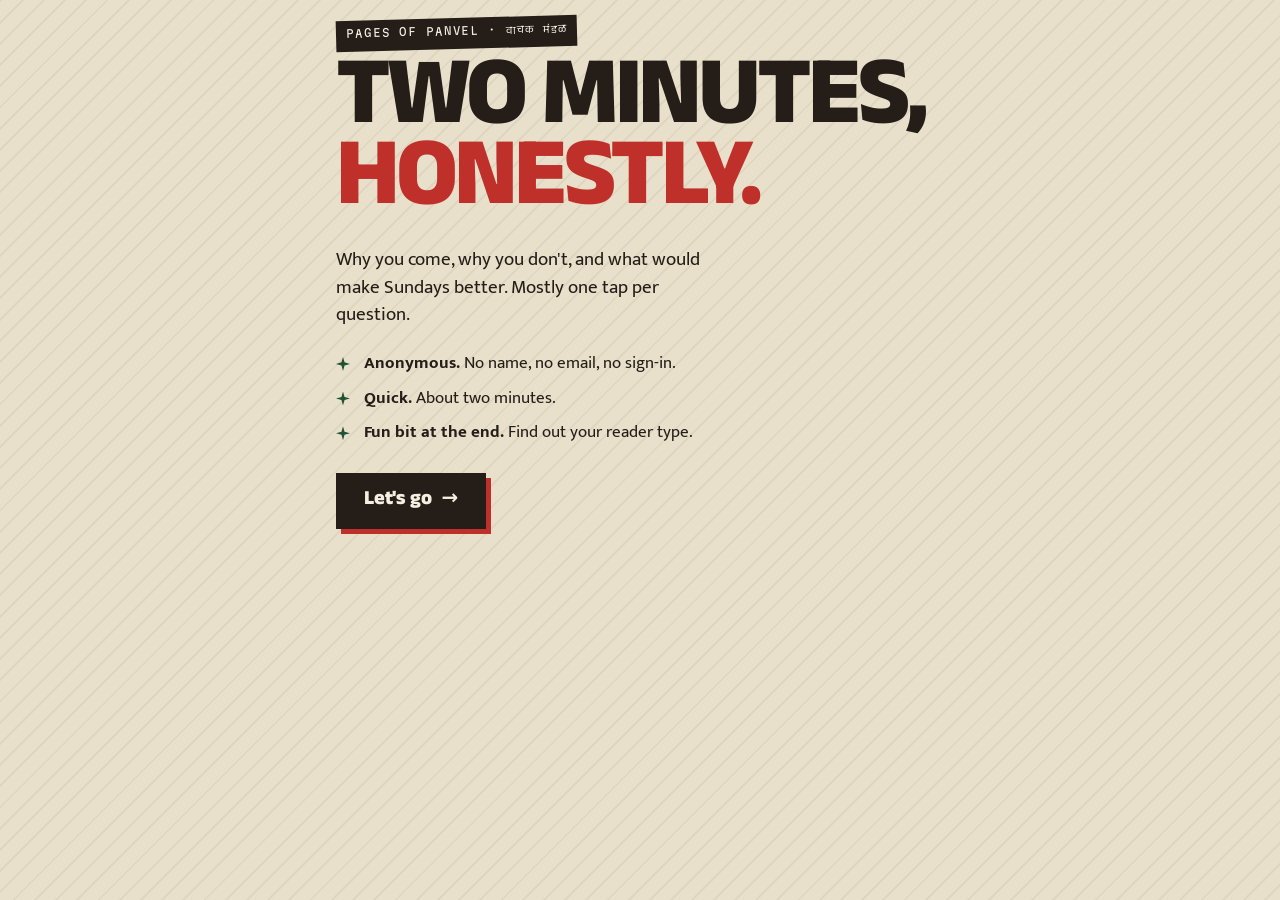
<file: quiz/index.html>
<!doctype html>
<html lang="en">
<head>
<meta charset="utf-8">
<meta name="viewport" content="width=device-width, initial-scale=1, viewport-fit=cover">
<title>Two minutes, honestly — Pages of Panvel</title>
<meta name="description" content="A quick, anonymous quiz for Pages of Panvel: why you come, why you don't, and what would make Sundays better.">
<!-- Shared by link, not through search. -->
<meta name="robots" content="noindex, nofollow">
<meta name="theme-color" content="#E9E0CB">
<!-- The link preview on WhatsApp, Instagram and the rest: quiz/share.png. -->
<meta property="og:title" content="Pages of Panvel · two minutes, honestly">
<meta property="og:description" content="Anonymous, quick, and it ends with your reader type.">
<meta property="og:type" content="website">
<meta property="og:url" content="https://pagesofpanvel.in/quiz/">
<meta property="og:site_name" content="Pages of Panvel">
<meta property="og:image" content="https://pagesofpanvel.in/quiz/share.png?v=1">
<meta property="og:image:type" content="image/png">
<meta property="og:image:width" content="1200">
<meta property="og:image:height" content="630">
<meta property="og:image:alt" content="Two minutes, honestly: the Pages of Panvel quiz. What's your reader type?">
<meta name="twitter:card" content="summary_large_image">
<link rel="icon" href="data:image/svg+xml,%3Csvg xmlns='http://www.w3.org/2000/svg' viewBox='0 0 32 32'%3E%3Crect width='32' height='32' rx='4' fill='%23E9E0CB'/%3E%3Crect x='4' y='9' width='7' height='17' fill='%23C0302A'/%3E%3Crect x='12' y='5' width='7' height='21' fill='%23D89C24'/%3E%3Crect x='20' y='11' width='7' height='15' fill='%231F5233'/%3E%3Crect x='2' y='26' width='28' height='3' fill='%23241D18'/%3E%3C/svg%3E">
<link rel="preconnect" href="https://fonts.googleapis.com">
<link rel="preconnect" href="https://fonts.gstatic.com" crossorigin>
<link href="https://fonts.googleapis.com/css2?family=Anek+Devanagari:wght@500..800&family=Mukta:wght@400;600&family=Martian+Mono:wght@400&display=swap" rel="stylesheet">
<link rel="stylesheet" href="quiz.css">
</head>
<body>

<div class="frame">
  <!-- The progress shelf: one spine per answer. -->
  <div class="top" id="top" hidden>
    <button class="back" id="back" type="button" aria-label="Previous question">←</button>
    <div class="shelf" id="shelf" aria-hidden="true"></div>
    <span class="count" id="count" aria-live="polite"></span>
  </div>

  <main id="stage" class="stage" aria-live="polite">
    <section class="screen intro" id="intro">
      <p class="kick">Pages of Panvel · वाचक मंडळ</p>
      <h1 class="disp">Two minutes,<br><span>honestly.</span></h1>
      <p class="lede">Why you come, why you don't, and what would make Sundays better. Mostly one tap per question.</p>
      <ul class="promise">
        <li><b>Anonymous.</b> No name, no email, no sign-in.</li>
        <li><b>Quick.</b> About two minutes.</li>
        <li><b>Fun bit at the end.</b> Find out your reader type.</li>
      </ul>
      <button class="go" id="start" type="button">Let's go <span aria-hidden="true">→</span></button>
    </section>
  </main>
</div>

<script type="module" src="quiz.js"></script>
</body>
</html>
</file>
<file: about/about.css>
/* Read about us: the site's paper, ink and type, one column, made to share. */
:root{
  --paper:#E9E0CB; --paper-2:#E2D8C1; --paper-3:#DACEB2;
  --ink:#241D18; --cream:#F5EFE2; --red:#C0302A; --red-dk:#AA251F;
  --mustard:#D89C24; --green:#1F5233;
  --dim:rgba(36,29,24,.66); --hair:rgba(36,29,24,.16);
  --disp:'Anek Devanagari',system-ui,sans-serif; --body:'Mukta',system-ui,sans-serif;
  --mono:'Martian Mono','Anek Devanagari',ui-monospace,Menlo,monospace;
}
*{box-sizing:border-box}
html,body{margin:0}
body{color:var(--ink);font:18px/1.55 var(--body);overflow-x:clip;
  background:var(--paper);background-image:repeating-linear-gradient(135deg,rgba(36,29,24,.05) 0 2px,transparent 2px 15px)}
a{color:var(--red-dk)}
:focus-visible{outline:3px solid var(--red);outline-offset:3px}
.page{max-width:720px;margin:0 auto;padding:calc(18px + env(safe-area-inset-top,0px)) 16px calc(40px + env(safe-area-inset-bottom,0px))}

/* hero */
.hero{position:relative;padding-top:6px}
.home{display:block;width:max-content;font:800 34px/1 var(--disp);letter-spacing:-.04em;color:var(--ink);text-decoration:none}
.home span{color:var(--red)}
.kick{display:inline-block;margin:22px 0 0;background:var(--ink);color:var(--cream);padding:6px 10px;
  font:11px var(--mono);letter-spacing:.08em;text-transform:uppercase;transform:rotate(-1.5deg)}
.disp{margin:16px 0 0;font:800 clamp(58px,17vw,112px)/.84 var(--disp);letter-spacing:-.045em;text-transform:uppercase}
.disp span{color:var(--red)}
.spines{display:flex;align-items:flex-end;gap:3px;height:64px;margin-top:22px;border-bottom:6px solid var(--ink);overflow:hidden}
.spines i{flex:0 0 auto;width:15px;border:2px solid var(--ink);border-bottom:0;animation:rise .5s cubic-bezier(.3,1.5,.5,1) both}
.spines i:nth-child(1){height:44px;background:#FF6B4A}.spines i:nth-child(2){height:58px;background:#FFE03D;animation-delay:.04s}
.spines i:nth-child(3){height:38px;background:#4FD97E;animation-delay:.08s}.spines i:nth-child(4){height:52px;background:#4BC4F5;animation-delay:.12s}
.spines i:nth-child(5){height:46px;background:#D97FF5;animation-delay:.16s}.spines i:nth-child(6){height:60px;background:#FFA62B;animation-delay:.2s}
.spines i:nth-child(7){height:40px;background:#9BE04F;animation-delay:.24s;transform:rotate(8deg);transform-origin:bottom left}
.spines i:nth-child(8){height:54px;background:#7FA8FF;animation-delay:.28s;margin-left:6px}.spines i:nth-child(9){height:42px;background:#FF5C7A;animation-delay:.32s}
.spines i:nth-child(10){height:56px;background:#35D2D2;animation-delay:.36s}.spines i:nth-child(11){height:48px;background:#D4E84A;animation-delay:.4s}
@keyframes rise{from{transform:translateY(70px)}}

/* intro */
.intro{margin-top:30px}
.lede{font:600 clamp(22px,5.6vw,28px)/1.3 var(--body);margin:0}
.lede a{color:var(--red-dk);text-decoration-thickness:2px;text-underline-offset:3px}
.intro p+p{margin:16px 0 0;color:var(--ink)}

.h2{margin:48px 0 0;font:800 clamp(30px,8vw,40px)/1 var(--disp);letter-spacing:-.025em}
.sub{margin:8px 0 0;color:var(--dim)}

/* how it works */
.tiles{display:grid;gap:12px;margin-top:16px}
@media (min-width:640px){.tiles{grid-template-columns:repeat(2,1fr)}}
.tile{padding:16px;border:2px solid var(--ink);background:var(--cream);box-shadow:4px 4px 0 var(--ink)}
.tile b{display:block;font:800 21px/1.1 var(--disp);letter-spacing:-.01em}
.tile p{margin:8px 0 0;font-size:16px;line-height:1.45}
.tile.red{box-shadow:4px 4px 0 var(--red)}.tile.mustard{box-shadow:4px 4px 0 var(--mustard)}.tile.green{box-shadow:4px 4px 0 var(--green)}
.tile.blue{box-shadow:4px 4px 0 #4BC4F5}

/* more than reading */
.story p{margin:14px 0 0}
.story .h2+p{margin-top:16px}
.quote{margin:20px 0 4px;padding:16px 18px 14px;background:var(--cream);border:2px solid var(--ink);border-left-width:8px;border-left-color:var(--mustard);transform:rotate(-.6deg)}
.quote p{margin:0;font:600 clamp(19px,5vw,23px)/1.35 var(--body)}
.quote cite{display:block;margin-top:10px;font:11px var(--mono);font-style:normal;letter-spacing:.08em;text-transform:uppercase;color:var(--dim)}
.quote cite::before{content:"— "}

/* featured */
.cards{display:grid;gap:14px;margin-top:16px}
.card{display:grid;gap:6px;padding:18px 18px 16px;text-decoration:none;color:var(--ink);background:var(--paper-2);
  border:2px solid var(--ink);border-left-width:8px;transition:transform .12s ease,box-shadow .12s ease}
.card:nth-child(1){border-left-color:var(--red)}.card:nth-child(2){border-left-color:var(--green)}
.card:hover{transform:translate(-2px,-2px);box-shadow:4px 4px 0 var(--ink)}
.card:active{transform:translate(1px,1px);box-shadow:none}
.pub{font:11px var(--mono);letter-spacing:.08em;text-transform:uppercase;color:var(--dim)}
.what{font:800 22px/1.15 var(--disp);letter-spacing:-.01em}
.lang{justify-self:start;font:10px var(--mono);letter-spacing:.06em;text-transform:uppercase;background:var(--mustard);padding:3px 8px}
.go{margin-top:4px;font:600 16px var(--body);color:var(--red-dk)}

/* come along */
.links{display:grid;gap:12px;margin-top:16px}
@media (min-width:640px){.links{grid-template-columns:repeat(3,1fr)}}
.btn{display:flex;align-items:center;justify-content:center;gap:10px;min-height:54px;padding:8px 14px;text-decoration:none;
  border:2px solid var(--ink);font:800 18px/1.1 var(--disp);text-align:center;transition:transform .12s ease}
.btn:active{transform:translate(2px,2px)}
.btn .ico{width:20px;height:20px;flex:0 0 auto;fill:currentColor}
.btn.wa{background:var(--green);color:var(--cream);box-shadow:4px 4px 0 var(--ink)}
.btn.insta{background:var(--red);color:var(--cream);box-shadow:4px 4px 0 var(--ink)}
.btn.shelf{background:var(--mustard);color:var(--ink);box-shadow:4px 4px 0 var(--ink)}
.mail{margin:22px 0 0;color:var(--dim);font-size:16px}
.foot{margin-top:56px;padding-top:14px;border-top:1px solid var(--hair);font:11px var(--mono);letter-spacing:.06em;text-transform:uppercase;color:var(--dim)}

@media (prefers-reduced-motion:reduce){*{animation:none !important;transition:none !important}}
</file>
<file: diwali/diwali.css>
/* Diwali party page. The site's paper, ink and type, turned to night:
   a dark sky, marigold toran, flickering diyas, and cream cards with the
   site's hard offset shadows. */
[hidden]{display:none !important}
:root{
  --night:#1B1320; --night-2:#2A1A2E; --ink:#241D18; --cream:#F5EFE2; --paper:#E9E0CB;
  --red:#C0302A; --mustard:#D89C24; --gold:#FFB627; --marigold:#FF8A1F; --green:#1F5233; --leaf:#4C8A3A;
  --pink:#FF5C9A; --dim:rgba(245,239,226,.72); --hair:rgba(36,29,24,.18);
  --disp:'Anek Devanagari',system-ui,sans-serif; --body:'Mukta',system-ui,sans-serif;
  --mono:'Martian Mono','Anek Devanagari',ui-monospace,Menlo,monospace;
}
*{box-sizing:border-box}
html{-webkit-text-size-adjust:100%;scroll-behavior:smooth;background:var(--night)}
body{margin:0;min-height:100vh;color:var(--cream);font:17px/1.5 var(--body);overflow-x:clip;
  background:
    radial-gradient(60% 40% at 50% 0%,rgba(255,182,39,.20),transparent 70%),
    radial-gradient(50% 30% at 85% 30%,rgba(255,92,154,.12),transparent 70%),
    radial-gradient(50% 30% at 10% 55%,rgba(255,138,31,.10),transparent 70%),
    linear-gradient(180deg,var(--night),var(--night-2) 60%,var(--night));}
a{color:var(--gold)}
button,input{font:inherit;color:inherit}
:focus-visible{outline:3px solid var(--gold);outline-offset:3px}
.sparks{position:fixed;inset:0;width:100%;height:100%;pointer-events:none;z-index:50}

/* ── the toran: marigolds and mango leaves strung across the top ── */
.toran{position:relative;height:74px;overflow:hidden;z-index:2}
.toran svg{display:block;width:100%;height:74px}

/* ── hero ── */
.hero{position:relative;max-width:880px;margin:0 auto;padding:8px 16px 0;text-align:center}
.kick{display:inline-block;margin:0;background:var(--gold);color:var(--ink);padding:6px 10px;font:11px var(--mono);letter-spacing:.08em;text-transform:uppercase;transform:rotate(-1.5deg)}
.kick.dark{background:var(--ink);color:var(--cream)}
.title{margin:clamp(24px,4vw,40px) 0 0;font-family:var(--disp);font-weight:800;text-transform:uppercase;letter-spacing:-.045em;line-height:.8}
.title span{display:block}
.t1{font-size:clamp(84px,25vw,200px);color:var(--gold);
  text-shadow:5px 5px 0 var(--red)}
.t2{font-size:clamp(64px,19vw,150px);color:var(--cream);-webkit-text-stroke:0;margin-top:.04em;
  text-shadow:5px 5px 0 var(--pink)}
.date-tag{display:inline-flex;align-items:baseline;gap:8px;margin:22px 0 0;padding:8px 16px 6px;background:var(--red);color:var(--cream);
  border:3px solid var(--cream);box-shadow:5px 5px 0 var(--gold);transform:rotate(3deg);font:800 30px/1 var(--disp);text-transform:uppercase;letter-spacing:-.01em}
.date-tag b{font-family:var(--mono);font-weight:400;font-size:13px;letter-spacing:.1em}
.venue-line{margin:10px 0 0;font:700 20px/1.2 var(--disp)}
.venue-line a{color:var(--cream);text-decoration:underline;text-decoration-color:var(--gold);text-underline-offset:4px}
.greet{margin:18px 0 0;font:700 28px/1.1 var(--disp);color:var(--gold)}
.lede{max-width:34ch;margin:12px auto 0;color:var(--dim);font-size:18px}
.cta{display:inline-flex;align-items:center;gap:10px;margin-top:22px;min-height:54px;padding:0 24px;background:var(--gold);color:var(--ink);
  border:3px solid var(--ink);box-shadow:5px 5px 0 var(--cream);text-decoration:none;font:800 22px/1 var(--disp);text-transform:uppercase;letter-spacing:-.01em;
  transition:transform .12s ease,box-shadow .12s ease}
.cta:hover{transform:translate(-2px,-2px);box-shadow:7px 7px 0 var(--cream)}
.cta:active{transform:translate(3px,3px);box-shadow:2px 2px 0 var(--cream)}

/* the diyas: a clay bowl and a flame that won't sit still */
.diyas{position:relative;display:flex;justify-content:center;align-items:flex-end;gap:clamp(10px,4vw,30px);margin:44px 0 0;padding-bottom:6px}
/* a warm pool of light the row sits in */
.diyas::before{content:"";position:absolute;left:50%;bottom:-10px;width:min(110%,560px);height:120px;transform:translateX(-50%);pointer-events:none;
  background:radial-gradient(closest-side,rgba(255,182,39,.42),rgba(255,138,31,.16) 55%,transparent);animation:pool 2.6s ease-in-out infinite}
@keyframes pool{50%{opacity:.75}}
.diya{position:relative;width:54px;height:24px;border-radius:0 0 30px 30px;background:linear-gradient(180deg,#FF9A4D,#F0602E 45%,#D23A25);
  box-shadow:inset 0 4px 0 rgba(255,236,200,.35),0 3px 0 #8A2418,0 0 26px rgba(255,150,60,.55)}
.diya::before{content:"";position:absolute;left:50%;bottom:20px;width:20px;height:36px;margin-left:-10px;border-radius:50% 50% 50% 50%/60% 60% 40% 40%;
  background:radial-gradient(circle at 50% 74%,#FFFFFF 0 16%,#FFF6C8 30%,#FFD04D 52%,var(--marigold) 76%,transparent 78%);
  filter:drop-shadow(0 0 6px #FFF1B8) drop-shadow(0 0 16px rgba(255,200,60,1)) drop-shadow(0 0 34px rgba(255,138,31,.85));
  transform-origin:50% 100%;animation:flicker 1.6s ease-in-out infinite}
.diya::after{content:"";position:absolute;inset:-6px -10px auto;height:10px;border-radius:50%;background:linear-gradient(180deg,#FFB35C,#F07A34);
  box-shadow:inset 0 -3px 0 rgba(0,0,0,.15),0 0 10px rgba(255,190,90,.6)}
.diya:nth-child(2)::before{animation-duration:1.3s;animation-delay:-.4s}
.diya:nth-child(3){transform:scale(1.25);margin:0 4px}
.diya:nth-child(3)::before{animation-duration:1.9s;animation-delay:-.9s}
.diya:nth-child(4)::before{animation-duration:1.45s;animation-delay:-.2s}
.diya:nth-child(5)::before{animation-duration:1.7s;animation-delay:-1.1s}
@keyframes flicker{0%,100%{transform:scaleY(1) rotate(-2deg)}25%{transform:scaleY(1.12) rotate(3deg)}50%{transform:scaleY(.92) rotate(-1deg)}75%{transform:scaleY(1.06) rotate(2deg)}}

/* ── sections ── */
main{max-width:880px;margin:0 auto;padding:0 16px}
section{padding-top:64px}
.h2{margin:0;font-family:var(--disp);font-weight:800;text-transform:uppercase;letter-spacing:-.03em;line-height:.88;font-size:clamp(44px,12vw,78px);color:var(--cream)}
.h2 span{color:var(--gold)}
.h2.ink{color:var(--ink)}

.cards{list-style:none;margin:22px 0 0;padding:0;display:grid;gap:16px}
@media (min-width:720px){.cards{grid-template-columns:repeat(2,1fr);gap:22px}}
.card{display:grid;gap:6px;padding:18px 18px 16px;color:var(--ink);border:3px solid var(--ink);font-size:16px;line-height:1.4}
.card b{font:800 26px/1 var(--disp);text-transform:uppercase;letter-spacing:-.01em}
.card .emo{font-size:34px;line-height:1}
.c1{background:var(--gold);box-shadow:6px 6px 0 var(--red);transform:rotate(-1.5deg)}
.c2{background:var(--cream);box-shadow:6px 6px 0 var(--pink);transform:rotate(1deg)}
.c3{background:#FF9DC2;box-shadow:6px 6px 0 var(--gold);transform:rotate(-.8deg)}
.c4{background:#9BE04F;box-shadow:6px 6px 0 var(--cream);transform:rotate(1.2deg)}

/* last year's photo, taped in like a polaroid */
.polaroid{position:relative;margin:30px auto 0;max-width:560px;padding:12px 12px 0;background:var(--cream);color:var(--ink);
  box-shadow:8px 8px 0 var(--gold);transform:rotate(-2deg)}
.polaroid img{display:block;width:100%;height:auto;aspect-ratio:1/1;object-fit:cover;background:#3a2a30}
.polaroid figcaption{padding:12px 4px 16px;font:12px var(--mono);letter-spacing:.06em;text-transform:uppercase;text-align:center}
.tape{position:absolute;top:-14px;left:50%;width:120px;height:30px;margin-left:-60px;background:rgba(255,182,39,.75);transform:rotate(3deg);
  box-shadow:0 1px 0 rgba(0,0,0,.15)}
.sticker{position:absolute;padding:6px 10px 4px;border:3px solid var(--ink);font:800 20px/1 var(--disp);text-transform:uppercase;letter-spacing:-.01em;color:var(--ink)}
.s1{top:18%;right:-12px;background:var(--gold);transform:rotate(12deg)}
.s2{bottom:56px;left:-12px;max-width:150px;background:var(--cream);font-size:15px;line-height:1.05;transform:rotate(-7deg);box-shadow:4px 4px 0 var(--red)}
.mem-line{margin:30px 0 0;text-align:center;font:700 26px/1.1 var(--disp);color:var(--gold)}

/* ── the RSVP card ── */
.rsvp{padding-bottom:20px;scroll-margin-top:12px}
.rsvp-card{position:relative;max-width:560px;margin:0 auto;padding:24px 18px 22px;background:var(--cream);color:var(--ink);
  border:3px solid var(--ink);box-shadow:10px 10px 0 var(--red),10px 10px 0 3px var(--ink)}
.rsvp-card .h2{margin-top:12px}
.facts{display:grid;gap:8px;margin:18px 0 0;padding:12px 14px;background:var(--paper);border-left:4px solid var(--mustard)}
.facts div{display:grid;grid-template-columns:110px 1fr;gap:10px;align-items:baseline}
.facts dt{font:10.5px var(--mono);letter-spacing:.08em;text-transform:uppercase;color:rgba(36,29,24,.66)}
.facts dd{margin:0;font-weight:600}
.facts dd a{color:var(--red)}
.facts .dir{font-weight:400;font-size:14px;color:rgba(36,29,24,.6)}
.form{display:grid;gap:16px;margin-top:20px}
.field{display:grid;gap:6px;margin:0;padding:0;border:0;min-width:0}
.field>span,.field legend span{font:10.5px var(--mono);letter-spacing:.12em;text-transform:uppercase;color:rgba(36,29,24,.7)}
.field legend{padding:0;margin-bottom:6px}
.field input{width:100%;min-height:54px;padding:12px 14px;border:2px solid var(--ink);border-radius:0;background:#fff;font-size:18px;color:var(--ink)}
.field input:focus{outline:none;box-shadow:4px 4px 0 var(--gold)}
.field input[aria-invalid="true"]{border-color:var(--red);box-shadow:4px 4px 0 rgba(192,48,42,.35)}
.phone{display:flex}
.phone b{display:grid;place-items:center;padding:0 12px;border:2px solid var(--ink);border-right:0;background:var(--paper);font:400 14px var(--mono)}
.note{display:flex;gap:10px;align-items:flex-start;margin:0;padding:12px 14px;background:#FFF4D6;border-left:4px solid var(--gold);font-size:15px;line-height:1.45}
.note>span:first-child{font-size:20px;line-height:1.1}
.err{margin:0;padding:10px 12px;background:#FBE3DF;border-left:4px solid var(--red);font-size:15px}
.send{display:flex;align-items:center;justify-content:center;gap:10px;min-height:58px;padding:0 18px;border:3px solid var(--ink);cursor:pointer;
  background:var(--red);color:var(--cream);box-shadow:5px 5px 0 var(--ink);font:800 24px/1 var(--disp);text-transform:uppercase;letter-spacing:-.01em;text-decoration:none;
  transition:transform .12s ease,box-shadow .12s ease}
.send:hover{transform:translate(-2px,-2px);box-shadow:7px 7px 0 var(--ink)}
.send:active{transform:translate(3px,3px);box-shadow:2px 2px 0 var(--ink)}
.send[disabled]{opacity:.7;cursor:progress;transform:none}
.fine{margin:0;font-size:13px;color:rgba(36,29,24,.66);text-align:center}

.done{display:grid;gap:12px;margin-top:20px;text-align:center}
.burst{margin:0;font-size:64px;line-height:1;animation:pop .6s cubic-bezier(.2,1.6,.4,1) both}
@keyframes pop{from{transform:scale(.2) rotate(-20deg);opacity:0}}
.done-h{margin:0;font:800 clamp(36px,10vw,52px)/.9 var(--disp);text-transform:uppercase;letter-spacing:-.03em;color:var(--red)}
.done-p{margin:0;font-size:17px}
.send.wa{background:#1F8A4C;font-size:19px}
.join{display:grid;gap:10px;margin-top:4px;padding:14px;background:#E3F4E8;border:2px dashed #1F8A4C}
.join p{margin:0;font-size:16px;line-height:1.45}
.send.ig{background:linear-gradient(45deg,#F58529,#DD2A7B 50%,#8134AF);font-size:19px}
.send.share{background:var(--cream);color:var(--ink);font-size:17px;min-height:50px;box-shadow:4px 4px 0 var(--gold)}
.link{justify-self:center;border:0;background:none;padding:8px;cursor:pointer;font:12px var(--mono);letter-spacing:.06em;text-transform:uppercase;text-decoration:underline;color:var(--ink)}

.foot{max-width:880px;margin:56px auto 0;padding:24px 16px 40px;text-align:center;color:var(--dim);font-size:14px}
.foot p{margin:4px 0}
.foot b{color:var(--cream)}

@media (prefers-reduced-motion:reduce){
  *,*::before,*::after{animation:none !important;transition:none !important}
  html{scroll-behavior:auto}
}
</file>
<file: guide/guide.css>
/* Pages of Panvel — the guide. Same paper, ink and type as the site.
   The card maker (js/brag.js) reads --paper, --ink, --cream, --red,
   --mustard, --dim, --hair, --disp, --body and --mono, so they're all here. */

[hidden]{display:none !important}
:root{
  --paper:#E9E0CB; --paper-2:#E2D8C1; --paper-3:#DACEB2;
  --ink:#241D18; --cream:#F5EFE2; --red:#C0302A; --red-dk:#AA251F;
  --mustard:#D89C24; --green:#1F5233;
  --dim:rgba(36,29,24,.64); --hair:rgba(36,29,24,.18);
  --disp:'Anek Devanagari',system-ui,sans-serif;
  --body:'Mukta',system-ui,sans-serif;
  --mono:'Martian Mono','Anek Devanagari',ui-monospace,Menlo,monospace;
  --star:polygon(50% 0,61% 39%,100% 50%,61% 61%,50% 100%,39% 61%,0 50%,39% 39%);
}
*{box-sizing:border-box}
html{background:var(--paper);-webkit-text-size-adjust:100%;scroll-behavior:smooth}
body{margin:0;min-height:100vh;overflow-x:clip;color:var(--ink);font:17px/1.45 var(--body);
  background:var(--paper);background-image:repeating-linear-gradient(135deg,rgba(36,29,24,.05) 0 2px,transparent 2px 15px)}
a{color:var(--red)} a:hover{color:var(--ink)}
button,input,textarea,select{font:inherit;color:inherit}
:focus-visible{outline:3px solid var(--red);outline-offset:3px}
summary::-webkit-details-marker{display:none}
.wrap{max-width:980px;margin:0 auto;padding:0 18px}
.sr{position:absolute;width:1px;height:1px;overflow:hidden;clip:rect(0 0 0 0);white-space:nowrap}

/* ── type ── */
.disp{font-family:var(--disp);font-weight:800;font-stretch:75%;text-transform:uppercase;letter-spacing:-.04em;line-height:.8}
.h2{margin:18px 0 26px;font-size:clamp(64px,17vw,140px)}
.h3{margin:0;font-family:var(--disp);font-weight:800;font-stretch:75%;text-transform:uppercase;line-height:.9}
.mono{font-family:var(--mono);font-size:11px;letter-spacing:.08em;text-transform:uppercase}
.kick{display:block;width:fit-content;background:var(--ink);color:var(--cream);padding:8px 12px;transform:rotate(var(--r,-2deg))}
.kick.hot{background:var(--red)}
.lede{margin:0 0 24px;font-size:18px;max-width:560px;line-height:1.45;text-wrap:pretty}
.red{color:var(--red)} .green{color:var(--green)}
section{padding-top:88px;scroll-margin-top:60px}

/* ── buttons ── */
.cta{display:inline-flex;align-items:center;gap:10px;min-height:52px;padding:14px 20px;text-decoration:none;cursor:pointer;
  border:2px solid var(--ink);font-family:var(--mono);font-size:13px;letter-spacing:.08em;text-transform:uppercase;
  transition:transform .12s ease,box-shadow .12s ease}
.cta.dark{background:var(--ink);color:var(--cream);box-shadow:6px 6px 0 var(--red);transform:rotate(-1deg)}
.cta.gold{background:var(--mustard);color:var(--ink);box-shadow:6px 6px 0 var(--ink);transform:rotate(1deg)}
.cta.red{background:var(--red);color:var(--cream);box-shadow:6px 6px 0 var(--mustard)}
.cta:hover{transform:translate(-2px,-2px);color:inherit}
.cta.dark:hover,.cta.red:hover{color:var(--cream)}
.cta:active{transform:translate(4px,4px);box-shadow:1px 1px 0 var(--ink)}
.chip-btn{min-height:46px;padding:8px 14px;border:2px solid var(--ink);background:var(--cream);color:var(--ink);cursor:pointer;
  font-family:var(--mono);font-size:11px;letter-spacing:.08em;text-transform:uppercase;display:inline-flex;gap:8px;align-items:center}
.chip-btn[aria-pressed="true"]{background:var(--ink);color:var(--cream);box-shadow:4px 4px 0 var(--red);transform:rotate(-2deg)}
.chip-btn i{width:26px;height:26px;border:2px solid var(--ink);display:block}
.chip-btn[aria-pressed="true"] i{border-color:var(--cream)}

/* ── hero ── */
.hero{position:relative;padding-top:20px}
.hero-top{display:flex;flex-wrap:wrap;gap:10px;justify-content:space-between;align-items:center}
.hero h1{margin:34px 0 0;font-size:clamp(104px,31vw,280px);position:relative;z-index:1}
.hero h1 span{display:block;animation:slam .55s cubic-bezier(.2,.9,.3,1.2) both}
.hero h1 .of{color:var(--red);text-shadow:10px 10px 0 var(--ink);animation-delay:.18s}
.hero h1 .pv{text-shadow:12px 12px 0 var(--mustard);animation-delay:.36s}
.stamp{position:absolute;right:14px;top:120px;width:clamp(96px,24vw,150px);aspect-ratio:1;border-radius:50%;border:3px dashed var(--green);
  color:var(--green);display:grid;place-items:center;text-align:center;transform:rotate(14deg);font-family:var(--disp);font-weight:800;
  font-stretch:75%;font-size:clamp(20px,5vw,30px);line-height:.95;background:rgba(233,224,203,.75);animation:pop .5s .7s both;z-index:2}
.hero-sub{display:flex;gap:10px;flex-wrap:wrap;align-items:center;margin-top:22px}
.hero-sub p{margin:0;font-family:var(--disp);font-weight:800;font-stretch:75%;font-size:30px;line-height:1.1}
.hero .lede{margin:18px 0 0;font-size:21px;font-weight:600;max-width:520px}
.ctas{display:flex;flex-wrap:wrap;gap:14px;margin-top:22px}

/* spines, used by the hero and the phone */
.shelf{display:flex;align-items:flex-end;gap:4px;overflow-x:auto;overflow-y:hidden;scrollbar-width:none;padding:30px 4px 0}
.shelf::-webkit-scrollbar{display:none}
.spine{flex:0 0 auto;position:relative;border:2px solid var(--ink);border-bottom:0;padding:0;cursor:pointer;transform-origin:bottom left;
  display:flex;align-items:center;justify-content:center;overflow:hidden;color:var(--ink)}
.spine::before,.spine::after{content:"";position:absolute;left:0;right:0;height:2px;background:var(--ink)}
.spine::before{top:9px;box-shadow:0 6px 0 var(--ink)}
.spine::after{bottom:15px;box-shadow:0 -6px 0 var(--ink)}
.spine span{writing-mode:vertical-rl;transform:rotate(180deg);font-family:var(--disp);font-weight:800;font-stretch:75%;
  text-transform:uppercase;font-size:17px;letter-spacing:-.01em;white-space:nowrap;overflow:hidden;text-overflow:ellipsis;max-height:calc(100% - 50px)}
.plank{height:16px;background:var(--ink);box-shadow:0 8px 0 var(--red)}
.poke{margin:36px 0 0}
.toast{min-height:26px;margin:14px 0 0;font-weight:600}

/* The tilted band is wider than the page on purpose; this keeps it from
   adding a sideways scroll. */
.mq-clip{overflow:hidden;margin-top:30px;padding:14px 0}
.marquee{background:var(--ink);color:var(--cream);overflow:hidden;padding:14px 0;transform:rotate(-1.5deg);width:104%;margin-left:-2%}
.marquee div{display:flex;width:max-content;animation:marq 32s linear infinite;font-family:var(--disp);font-weight:800;font-stretch:75%;
  text-transform:uppercase;font-size:34px;line-height:1.1;letter-spacing:-.02em}
.marquee span{padding-right:24px;white-space:nowrap}
.marquee b{color:var(--mustard);font-weight:800}

/* jump nav */
/* Under the card maker (z 15), over the page. */
.jump{position:sticky;top:0;z-index:10;margin-top:40px;background:var(--ink);border-bottom:3px solid var(--red)}
.jump ul{list-style:none;margin:0 auto;max-width:980px;padding:8px 12px;display:flex;gap:6px;overflow-x:auto;scrollbar-width:none}
.jump ul::-webkit-scrollbar{display:none}
.jump a{display:block;white-space:nowrap;padding:9px 11px;min-height:40px;color:var(--cream);text-decoration:none;
  font-family:var(--mono);font-size:10px;letter-spacing:.08em;text-transform:uppercase;border:1.5px solid transparent}
.jump a:hover,.jump a.on{border-color:var(--mustard);color:var(--mustard)}

/* ── generic sticker cards ── */
.grid{display:grid;grid-template-columns:repeat(auto-fit,minmax(min(100%,210px),1fr));gap:22px}
.card{border:2px solid var(--ink);padding:20px;box-shadow:8px 8px 0 var(--ink);transform:rotate(var(--r,0deg));background:var(--paper-2)}
.card p{margin:14px 0 0;font-size:18px;line-height:1.35}
.big{font-family:var(--disp);font-weight:800;font-stretch:75%;font-size:88px;line-height:.8}
.card.g{background:var(--green);color:var(--cream)} .card.m{background:var(--mustard)} .card.w{background:var(--cream)} .card.r{background:var(--red);color:var(--cream)}

.steps{list-style:none;margin:0;padding:0}
.steps li{display:flex;flex-direction:column;gap:10px}
.steps .n{font-family:var(--disp);font-weight:800;font-stretch:75%;font-size:72px;line-height:.8;color:var(--red)}
.steps .r .n{color:var(--cream)}
.steps p{margin:0;font-size:17px}
.read-btn{margin-top:auto;min-height:52px;border:2px solid var(--ink);background:var(--mustard);color:var(--ink);box-shadow:5px 5px 0 var(--ink);
  cursor:pointer;font-family:var(--mono);font-size:12px;letter-spacing:.08em;text-transform:uppercase;text-align:left;padding:10px 14px;
  display:flex;justify-content:space-between;align-items:center;gap:8px;transition:transform .1s ease}
.read-btn b{font-family:var(--disp);font-weight:800;font-stretch:75%;font-size:28px;letter-spacing:0}
.read-btn:disabled{background:var(--cream);cursor:default;box-shadow:none;transform:none}
.read-btn:not(:disabled):active{transform:translate(4px,4px);box-shadow:1px 1px 0 var(--ink)}

/* ── the phone ── */
.tour{display:grid;grid-template-columns:repeat(auto-fit,minmax(min(100%,330px),1fr));gap:36px;align-items:start}
.phone{width:100%;max-width:380px;justify-self:center;background:var(--ink);padding:10px;border-radius:34px;box-shadow:12px 12px 0 var(--red)}
.screen{background:var(--paper);border-radius:26px;overflow:hidden;height:660px;display:flex;flex-direction:column;position:relative}
.p-top{padding:12px 14px 10px;border-bottom:2px solid var(--ink);background:var(--paper-2)}
.p-row{display:flex;justify-content:space-between;align-items:center;gap:8px}
.p-word{font-family:var(--disp);font-weight:800;font-size:24px;letter-spacing:-.06em;line-height:1}
.p-word span{color:var(--red)}
.p-badge{font-family:var(--mono);font-size:8.5px;letter-spacing:.06em;text-transform:uppercase;background:var(--green);color:var(--cream);padding:4px 6px}
.p-hello{margin:4px 0 0;font-family:var(--disp);font-weight:800;font-size:20px;line-height:1;color:var(--red)}
.p-tag{margin:3px 0 0;font-family:var(--mono);font-size:8.5px;letter-spacing:.05em;color:var(--dim)}
.p-body{flex:1;overflow-y:auto;overflow-x:hidden;padding:14px;position:relative;overscroll-behavior:contain}
.p-h{margin:0;font-family:var(--disp);font-weight:800;font-stretch:75%;font-size:40px;line-height:.82;text-transform:uppercase;letter-spacing:-.03em}
.p-sub{margin:6px 0 0;font-family:var(--mono);font-size:9.5px;letter-spacing:.05em;color:var(--dim)}
.p-sub b{color:var(--red);font-family:var(--disp);font-size:14px}
.p-shelf{padding-top:16px;gap:3px}
.p-shelf .spine::before{top:6px;box-shadow:0 4px 0 var(--ink)} .p-shelf .spine::after{bottom:10px;box-shadow:0 -4px 0 var(--ink)}
.p-shelf .spine span{font-size:13px;max-height:calc(100% - 34px)}
.p-plank{height:9px;background:var(--ink)}
.p-more{margin:5px 0 0;text-align:right;font-family:var(--mono);font-size:9px;letter-spacing:.06em;text-transform:uppercase}
.twin{margin-top:12px;background:var(--mustard);border:2px solid var(--ink);box-shadow:4px 4px 0 var(--ink);padding:10px 12px;transform:rotate(-1deg)}
.twin b{display:block;font-family:var(--disp);font-weight:800;font-size:17px;line-height:1.1}
.twin span{font-size:13px}
.p-head{display:flex;justify-content:space-between;align-items:center;gap:8px;margin:20px 0 10px}
.p-head h4{margin:0;font-family:var(--disp);font-weight:800;font-size:21px;line-height:1}
.p-btn{min-height:34px;padding:0 11px;border:0;background:var(--ink);color:var(--cream);cursor:pointer;font-family:var(--mono);font-size:9.5px;letter-spacing:.04em}
.p-btn.ghost{background:transparent;color:var(--ink);box-shadow:inset 0 0 0 1.5px var(--hair)}
.p-btn.nudge{background:var(--mustard);box-shadow:none;animation:nudge .7s ease .3s 3}
.p-filters{display:flex;flex-wrap:wrap;gap:5px;margin-bottom:10px}
.p-filters button{min-height:32px;padding:0 9px;border:1.5px solid var(--ink);background:var(--cream);cursor:pointer;font-family:var(--mono);font-size:9px;letter-spacing:.04em}
.p-filters button.on{background:var(--ink);color:var(--cream)}
.p-list{display:grid;gap:8px}
.entry{display:grid;grid-template-columns:34px 1fr;gap:10px;align-items:start;padding:10px;background:var(--paper-2);border-top:1px solid var(--hair);transition:background .5s ease}
.entry:nth-child(even){background:#E5DBC3}
.entry.flash{background:rgba(216,156,36,.45)}
.dot-chip{width:34px;height:34px;border-radius:50%;box-shadow:inset 0 0 0 1px rgba(36,29,24,.3)}
.e-title{font-family:var(--disp);font-weight:700;font-size:17px;line-height:1.1}
.e-meta{font-family:var(--mono);font-size:8.5px;letter-spacing:.05em;text-transform:uppercase;color:var(--dim);margin-top:3px}
.tags{display:flex;flex-wrap:wrap;gap:4px;margin-top:6px}
.tag{font-family:var(--mono);font-size:8.5px;letter-spacing:.04em;padding:3px 6px;border:1px solid var(--hair);background:var(--cream)}
.tag.g{background:var(--green);color:var(--cream);border-color:var(--green)}
.tag.y{background:var(--mustard);border-color:var(--mustard)}
.tag.p{background:var(--red);color:var(--cream);border-color:var(--red)}
.tag.b{background:#35D2D2;border-color:#35D2D2}
.tag.k{background:transparent;border-color:var(--ink)}
.e-line{margin-top:6px;font-size:13px;font-style:italic;border-left:3px solid var(--red);padding-left:8px;line-height:1.35}
.acts{display:flex;flex-wrap:wrap;gap:5px;margin-top:8px}
.acts .p-btn{min-height:32px}
.editor{display:grid;gap:6px;margin-top:8px}
.editor textarea,.p-form input,.p-form select,.p-post textarea{width:100%;border:0;border-bottom:2px solid var(--ink);background:var(--paper-3);padding:8px;font-size:14px;border-radius:0}
.streak-card{margin-top:14px;padding:14px 12px;background:var(--paper-2);border-top:3px solid var(--red)}
.streak-num{display:flex;align-items:baseline;gap:8px}
.streak-num b{font-family:var(--disp);font-size:72px;font-weight:800;line-height:.8;letter-spacing:-.06em;color:var(--red)}
.dots{display:grid;grid-template-columns:repeat(14,1fr);gap:3px;margin:14px 0}
.dots i{height:20px;border-radius:2px;background:rgba(36,29,24,.12)}
.dots i.on{background:var(--red)}
.dots i.today{outline:2px solid var(--green);outline-offset:1px}
.p-big{display:flex;align-items:center;justify-content:center;width:100%;min-height:46px;border:0;cursor:pointer;border-radius:2px;
  background:var(--mustard);color:var(--ink);font-family:var(--disp);font-size:17px;font-weight:800}
.p-big:disabled{background:transparent;color:var(--dim);cursor:default;box-shadow:inset 0 0 0 1px var(--hair)}
.p-big.outline{background:transparent;box-shadow:inset 0 0 0 2px var(--ink);margin-top:8px}
.p-big.dark{background:var(--ink);color:var(--cream)}
.guide-only{margin-top:10px;padding:8px;border:1.5px dashed var(--ink);display:flex;flex-wrap:wrap;gap:6px;align-items:center}
.guide-only small{width:100%;font-family:var(--mono);font-size:8.5px;letter-spacing:.06em;text-transform:uppercase;color:var(--dim)}
.p-form{display:grid;gap:8px;margin:10px 0;padding:12px;background:var(--paper-2);border-top:3px solid var(--green)}
.p-form label{display:grid;gap:3px;font-family:var(--mono);font-size:8.5px;letter-spacing:.06em;text-transform:uppercase}
.p-form .row{display:grid;grid-template-columns:1fr 1fr;gap:8px}
.p-form .check{display:flex;gap:8px;align-items:center;font-size:10px}
.p-form .check input{width:18px;height:18px;accent-color:var(--red)}
.p-form p{margin:0;font-size:12px;color:var(--dim)}
.board{background:var(--paper-2);border-top:3px solid var(--hair);padding:12px;margin-top:12px}
.board h4{margin:0;font-family:var(--disp);font-weight:800;font-size:19px;line-height:1}
.board .note{margin:2px 0 8px;font-size:12px;color:var(--dim)}
.rank{display:grid;grid-template-columns:26px 1fr auto;gap:8px;align-items:center;padding:5px 0;border-top:1px solid var(--hair);font-size:14px}
.rank.you{font-weight:600}
.medal{width:24px;height:24px;border-radius:50%;display:grid;place-items:center;font-family:var(--mono);font-size:10px;border:1.5px solid var(--ink)}
.rank .v{font-family:var(--mono);font-size:10px}
.gap{margin:4px 0 0;font-size:12px;color:var(--dim)}
.p-post{display:grid;gap:6px;margin-top:10px}
.p-offer{display:flex;gap:8px;align-items:center;font-size:14px;border-bottom:1px dashed var(--ink);padding:6px 0}
.p-offer i{width:12px;height:22px;border:1.5px solid var(--ink);flex:0 0 auto}
.p-tabs{display:grid;grid-template-columns:repeat(4,1fr);background:var(--ink);padding:6px;gap:4px}
.p-tabs button{min-height:46px;border:0;background:transparent;color:var(--cream);cursor:pointer;font-family:var(--disp);font-size:15px;font-weight:800}
.p-tabs button[aria-pressed="true"]{background:var(--mustard);color:var(--ink)}
.party{position:absolute;inset:0;z-index:5;display:grid;place-content:center;padding:18px;background:rgba(36,29,24,.82);pointer-events:none}
.party p{margin:0;font-family:var(--disp);font-weight:800;font-size:44px;line-height:.9;letter-spacing:-.04em;text-align:center;color:var(--mustard);animation:pop .45s cubic-bezier(.2,1.6,.4,1) both}
.notes{display:flex;flex-direction:column;gap:16px}
.notes ul{margin:0;padding-left:20px;display:grid;gap:9px}
.notes h3{font-size:clamp(44px,10vw,72px);letter-spacing:-.03em;line-height:.85}
.try{border:2px dashed var(--ink);padding:12px 14px;font-size:15px;background:rgba(245,239,226,.6)}
.try b{font-family:var(--mono);font-size:10px;letter-spacing:.08em;text-transform:uppercase;display:block;margin-bottom:4px;color:var(--red)}

/* ── brag + circle ── */
.ways{display:flex;flex-wrap:wrap;gap:8px;margin-bottom:24px}
.bgrid{display:grid;grid-template-columns:repeat(2,minmax(0,1fr));gap:20px 16px}
@media (min-width:720px){.bgrid{grid-template-columns:repeat(3,minmax(0,1fr));gap:28px 22px}}
.bcard{display:flex;flex-direction:column;gap:8px;border:0;padding:0;background:none;cursor:pointer;text-align:left;color:inherit}
.bcard:disabled{cursor:default}
.bframe{position:relative;aspect-ratio:9/16;background:var(--paper-2);box-shadow:0 0 0 2px var(--ink),6px 6px 0 var(--ink);overflow:hidden;
  transform:rotate(var(--r,0deg));transition:transform .15s cubic-bezier(.3,1.6,.5,1)}
.bcard:not(:disabled):hover .bframe{transform:rotate(0) scale(1.03)}
.bframe img{display:block;width:100%;height:100%;object-fit:cover}
.bwait{position:absolute;inset:0;display:grid;place-content:center;padding:12px;text-align:center;font-family:var(--mono);font-size:10px;
  letter-spacing:.08em;text-transform:uppercase;color:var(--dim);line-height:1.5}
.bcard.locked .bframe{background:transparent;box-shadow:inset 0 0 0 2px var(--ink);border:0}
.blabel{display:flex;align-items:baseline;gap:7px;flex-wrap:wrap}
.blabel b{font-family:var(--disp);font-weight:800;font-stretch:75%;font-size:20px;text-transform:uppercase;line-height:1}
.blabel small{font-family:var(--mono);font-size:10px;letter-spacing:.06em;text-transform:uppercase;color:var(--dim)}
.no{font-family:var(--mono);font-size:10px;background:var(--ink);color:var(--cream);padding:3px 6px}
.facts{display:grid;grid-template-columns:repeat(auto-fit,minmax(min(100%,230px),1fr));gap:16px;margin-top:32px}
.facts div{border:2px dashed var(--ink);padding:14px;font-size:16px;line-height:1.4}
.circle{display:grid;grid-template-columns:repeat(auto-fit,minmax(min(100%,300px),1fr));gap:32px;align-items:center;margin-top:18px}
.cframe{margin:0 auto;width:100%;max-width:360px;aspect-ratio:9/16;box-shadow:0 0 0 3px var(--ink),12px 12px 0 var(--ink);transform:rotate(1.5deg);
  background:var(--paper-2);position:relative;overflow:hidden}
.cframe img{display:block;width:100%;height:100%}

/* stickers */
.stick{text-align:left;cursor:pointer;color:var(--ink);border:2px solid var(--ink);padding:18px;box-shadow:8px 8px 0 var(--ink);
  transform:rotate(var(--r,0deg));transition:transform .15s cubic-bezier(.3,1.6,.5,1);display:flex;flex-direction:column;gap:8px;background:var(--bg)}
.stick:hover{transform:rotate(0) scale(1.04)}
.stick b{font-family:var(--disp);font-weight:800;font-stretch:75%;font-size:32px;line-height:.9;text-transform:uppercase}
.stick span{font-size:16px;line-height:1.4}

/* who sees what */
.who{display:grid;grid-template-columns:repeat(auto-fit,minmax(min(100%,280px),1fr));border:3px solid var(--ink);box-shadow:10px 10px 0 var(--ink)}
.who > div{padding:22px}
.who ul{margin:0;padding-left:20px;line-height:1.6}
.who .dark{background:var(--ink);color:var(--cream)}
.who .dark h3{color:var(--mustard)}
.who .lite{background:var(--cream)}
.who h3{font-size:40px;margin-bottom:14px}
.who .fine{margin:18px 0 0;font-size:15px;line-height:1.45;border-top:2px dashed currentColor;padding-top:14px}

/* faq */
.faq{border-top:3px solid var(--ink)}
.faq details{border-bottom:3px solid var(--ink)}
.faq summary{list-style:none;cursor:pointer;min-height:60px;display:flex;justify-content:space-between;align-items:center;gap:12px;padding:12px 0;
  font-family:var(--disp);font-weight:800;font-stretch:75%;font-size:clamp(26px,6vw,36px);line-height:.95;text-transform:uppercase}
.faq summary i{flex:0 0 auto;width:36px;height:36px;background:var(--mustard);border:2px solid var(--ink);display:grid;place-items:center;font:800 26px/1 var(--body);transition:transform .2s}
.faq details[open] summary i{transform:rotate(45deg)}
.faq p{margin:0 0 16px;font-size:18px;line-height:1.45;max-width:640px}
.faq p strong{color:var(--red)}

/* footer */
footer{margin-top:96px;background:var(--ink);color:var(--cream);padding:56px 18px 40px;position:relative;overflow:hidden}
footer .inner{max-width:980px;margin:0 auto;position:relative}
footer .see{margin:0;font-size:clamp(80px,22vw,200px)}
footer .see span{color:var(--mustard)}
.starx{position:absolute;clip-path:var(--star)}

/* the big streak cheer */
.cheer{position:fixed;inset:0;z-index:9000;background:var(--red);color:var(--cream);display:flex;align-items:center;padding:24px;cursor:pointer;
  background-image:repeating-linear-gradient(135deg,rgba(36,29,24,.12) 0 2px,transparent 2px 15px)}
.cheer > div{max-width:900px;margin:0 auto;width:100%;animation:pop .45s cubic-bezier(.2,.9,.3,1.3) both}
.cheer .n{display:block;font-size:clamp(160px,48vw,420px);line-height:.75;text-shadow:14px 14px 0 var(--ink)}
.cheer .t{display:block;margin-top:22px;font-size:clamp(48px,12vw,110px);line-height:.85}
.cheer .l{display:inline-block;margin-top:20px;background:var(--mustard);color:var(--ink);padding:8px 14px;transform:rotate(-2deg)}

@keyframes slam{0%{opacity:0;transform:scale(2.4) rotate(-8deg)}60%{opacity:1;transform:scale(.94) rotate(1deg)}100%{opacity:1;transform:none}}
@keyframes marq{to{transform:translateX(-50%)}}
@keyframes pop{0%{transform:scale(.3) rotate(-10deg);opacity:0}70%{transform:scale(1.08) rotate(2deg);opacity:1}100%{transform:none}}
@keyframes spin{to{transform:rotate(360deg)}}
@keyframes nudge{50%{transform:scale(1.1)}}
@media (prefers-reduced-motion:reduce){*,*::before,*::after{animation:none !important;transition:none !important}html{scroll-behavior:auto}}

/* Brand marks (Simple Icons, CC0), in the text colour of the button. */
.ico{width:18px;height:18px;flex:0 0 auto;fill:currentColor}
.p-btn .ico{width:14px;height:14px;margin-right:6px}
</file>
<file: quiz/quiz.css>
/* The quiz. Same paper, ink and type as the site; one question a screen. */
[hidden]{display:none !important}
:root{
  --paper:#E9E0CB; --paper-2:#E2D8C1; --paper-3:#DACEB2;
  --ink:#241D18; --cream:#F5EFE2; --red:#C0302A; --red-dk:#AA251F;
  --mustard:#D89C24; --green:#1F5233;
  --dim:rgba(36,29,24,.66); --hair:rgba(36,29,24,.16);
  --disp:'Anek Devanagari',system-ui,sans-serif; --body:'Mukta',system-ui,sans-serif;
  --mono:'Martian Mono','Anek Devanagari',ui-monospace,Menlo,monospace;
}
*{box-sizing:border-box}
html,body{margin:0;min-height:100%}
body{color:var(--ink);font:17px/1.45 var(--body);overflow-x:clip;
  background:var(--paper);background-image:repeating-linear-gradient(135deg,rgba(36,29,24,.05) 0 2px,transparent 2px 15px)}
button,input,textarea{font:inherit;color:inherit}
:focus-visible{outline:3px solid var(--red);outline-offset:3px}
.frame{max-width:640px;margin:0 auto;min-height:100dvh;display:flex;flex-direction:column;overflow-x:clip;
  padding:calc(12px + env(safe-area-inset-top,0px)) 16px calc(20px + env(safe-area-inset-bottom,0px))}

/* top: back · shelf · count */
.top{display:grid;grid-template-columns:44px 1fr auto;gap:10px;align-items:end;padding-bottom:10px}
.back{width:44px;height:44px;border:2px solid var(--ink);background:var(--cream);cursor:pointer;font:800 20px/1 var(--disp)}
.back:disabled{opacity:.3;cursor:default}
.shelf{height:44px;display:flex;align-items:flex-end;gap:2px;border-bottom:5px solid var(--ink);overflow:hidden;padding:0 2px}
.shelf i{flex:0 0 auto;width:9px;border:1.5px solid var(--ink);border-bottom:0;animation:slot .35s cubic-bezier(.3,1.6,.5,1) both;transform-origin:bottom}
.count{font:11px var(--mono);letter-spacing:.06em;color:var(--dim);white-space:nowrap}
@keyframes slot{from{transform:translateY(-30px) rotate(-12deg);opacity:0}}
/* the bookmark left at halfway */
.shelf i.mark{position:relative}
.shelf i.mark::after{content:"";position:absolute;left:1px;right:1px;top:0;height:20px;background:var(--red);
  clip-path:polygon(0 0,100% 0,100% 100%,50% 72%,0 100%)}
.toast{position:fixed;left:50%;top:calc(76px + env(safe-area-inset-top,0px));z-index:40;padding:10px 16px;background:var(--red);color:var(--cream);
  border:2px solid var(--ink);box-shadow:4px 4px 0 var(--ink);font:12px var(--mono);letter-spacing:.08em;text-transform:uppercase;
  transform:translateX(-50%) rotate(-2deg);animation:toast 2.2s cubic-bezier(.2,.8,.3,1) both;pointer-events:none}
@keyframes toast{0%{opacity:0;transform:translate(-50%,-14px) rotate(-8deg) scale(.8)}12%{opacity:1;transform:translateX(-50%) rotate(-2deg) scale(1.06)}
  20%{transform:translateX(-50%) rotate(-2deg)}85%{opacity:1}100%{opacity:0;transform:translate(-50%,-6px) rotate(-2deg)}}

.stage{flex:1;display:flex;flex-direction:column}
.screen{flex:1;display:flex;flex-direction:column;animation:enter .5s cubic-bezier(.25,.8,.25,1) both}
.screen.back-in{animation-name:enter-back}
@keyframes enter{from{opacity:0;transform:translateX(24px)}}
@keyframes enter-back{from{opacity:0;transform:translateX(-24px)}}

.kick{display:inline-block;align-self:flex-start;margin:6px 0 0;background:var(--ink);color:var(--cream);padding:6px 10px;
  font:11px var(--mono);letter-spacing:.08em;text-transform:uppercase;transform:rotate(-1.5deg)}
.disp{margin:18px 0 0;font:800 clamp(52px,15vw,96px)/.84 var(--disp);letter-spacing:-.04em;text-transform:uppercase}
.disp span{color:var(--red)}
.kick.last{background:var(--red)}
.lede{font-size:19px;max-width:36ch;margin:18px 0 0}
.promise{list-style:none;margin:22px 0 0;padding:0;display:grid;gap:10px}
.promise li{padding-left:28px;position:relative}
.promise li::before{content:"";position:absolute;left:0;top:6px;width:14px;height:14px;background:var(--green);
  clip-path:polygon(50% 0,61% 39%,100% 50%,61% 61%,50% 100%,39% 61%,0 50%,39% 39%)}

.q{margin:14px 0 6px;font:800 clamp(30px,8vw,44px)/1 var(--disp);letter-spacing:-.02em}
.hint{margin:0 0 14px;color:var(--dim);font-size:14px}

/* answers */
.opts{display:grid;gap:10px;margin-top:8px}
.opt{display:flex;align-items:center;gap:12px;min-height:56px;padding:12px 16px;text-align:left;cursor:pointer;
  background:var(--cream);border:2px solid var(--ink);box-shadow:4px 4px 0 var(--ink);font-size:17.5px;font-weight:600;
  transition:transform .12s ease,box-shadow .12s ease,background .12s ease}
.opt:hover{transform:translate(-1px,-1px);box-shadow:5px 5px 0 var(--ink)}
.opt:active{transform:translate(3px,3px);box-shadow:1px 1px 0 var(--ink)}
.opt,.scale button{position:relative}
/* the little stamp on the answer just tapped */
.stamp{position:absolute;right:10px;top:-12px;z-index:2;padding:3px 8px;background:var(--cream);color:var(--red);border:2px solid var(--red);
  font:700 11px/1.2 var(--mono);letter-spacing:.06em;text-transform:uppercase;white-space:nowrap;transform:rotate(-6deg);
  animation:stamp .28s cubic-bezier(.3,1.6,.5,1) both;pointer-events:none}
.scale .stamp{right:50%;margin-right:-1.2em;top:-16px}
@keyframes stamp{from{opacity:0;transform:rotate(-16deg) scale(1.8)}}
.opt .k{flex:0 0 auto;width:26px;height:26px;display:grid;place-items:center;border:1.5px solid currentColor;font:11px var(--mono)}
.opt[aria-pressed="true"],.opt[aria-checked="true"]{background:var(--mustard)}
.opt[aria-pressed="true"] .k,.opt[aria-checked="true"] .k{background:var(--ink);color:var(--cream);border-color:var(--ink)}
.opts.chips{grid-template-columns:repeat(auto-fill,minmax(min(100%,150px),1fr))}
.opts.chips .opt{min-height:52px;font-size:16px}
.opt.full{opacity:.45}

.scale{display:grid;gap:8px;margin-top:14px}
.scale .row{display:grid;gap:6px}
.scale button{min-height:58px;border:2px solid var(--ink);background:var(--cream);box-shadow:3px 3px 0 var(--ink);cursor:pointer;
  font:800 24px/1 var(--disp)}
.scale button:active{transform:translate(2px,2px);box-shadow:1px 1px 0 var(--ink)}
.scale button[aria-pressed="true"]{background:var(--mustard)}
.scale .ends{display:flex;justify-content:space-between;font:11px var(--mono);letter-spacing:.05em;text-transform:uppercase;color:var(--dim)}

.field{width:100%;border:2px solid var(--ink);background:var(--cream);padding:12px 14px;border-radius:0;resize:vertical}
textarea.field{min-height:130px}
.other{margin-top:12px}
.left{margin:6px 0 0;text-align:right;font:11px var(--mono);color:var(--dim)}

.nav{margin-top:auto;padding-top:20px;display:flex;gap:10px;align-items:center}
.go{display:inline-flex;align-items:center;justify-content:center;gap:10px;min-height:56px;padding:0 26px;cursor:pointer;
  border:2px solid var(--ink);background:var(--ink);color:var(--cream);box-shadow:5px 5px 0 var(--red);
  font:800 20px/1 var(--disp);letter-spacing:-.01em}
.go:disabled{background:var(--paper-3);color:var(--dim);box-shadow:none;cursor:default}
.go:not(:disabled):active{transform:translate(4px,4px);box-shadow:1px 1px 0 var(--red)}
.intro .go{margin-top:28px;align-self:flex-start}
.prev{min-height:56px;padding:0 16px;cursor:pointer;border:2px solid var(--ink);background:var(--cream);
  font:800 18px/1 var(--disp);color:var(--ink)}
.prev:active{transform:translate(2px,2px)}
.skip{min-height:48px;padding:0 14px;border:0;background:none;cursor:pointer;font:11px var(--mono);letter-spacing:.08em;text-transform:uppercase;color:var(--dim)}
.skip:hover{color:var(--ink)}

/* sending + done */
.sending{justify-content:center;align-items:flex-start}
.err{margin-top:16px;padding:12px 14px;border:2px solid var(--red);background:var(--cream);color:var(--red-dk);font-weight:600}
.done{gap:0}
.persona{margin-top:20px;background:var(--ink);color:var(--cream);padding:24px 20px 22px;box-shadow:8px 8px 0 var(--red);transform:rotate(-1.2deg);position:relative;
  animation:reveal .7s cubic-bezier(.2,.9,.3,1.15) both;transform-origin:left center}
@keyframes reveal{from{opacity:0;transform:perspective(900px) rotateY(-80deg)}to{opacity:1;transform:rotate(-1.2deg)}}
.persona .art{width:132px;height:132px;margin:0 0 14px;background:var(--cream);border:3px solid var(--cream);box-shadow:5px 5px 0 var(--mustard);transform:rotate(2deg)}
.persona .art svg{display:block;width:100%;height:100%}
.persona small{font:11px var(--mono);letter-spacing:.08em;text-transform:uppercase;color:var(--mustard)}
.persona h2{margin:10px 0 8px;font:800 clamp(36px,10vw,56px)/.9 var(--disp);letter-spacing:-.03em;text-transform:uppercase}
.persona p{margin:0;font-size:17px}
.persona::after{content:"";position:absolute;right:-12px;top:-14px;width:44px;height:44px;background:var(--mustard);
  clip-path:polygon(50% 0,61% 39%,100% 50%,61% 61%,50% 100%,39% 61%,0 50%,39% 39%);animation:spin 9s linear infinite}
@keyframes spin{to{transform:rotate(360deg)}}
.share-row{display:flex;flex-wrap:wrap;gap:12px 18px;align-items:center;margin-top:26px}
.share-row .go{background:var(--red);border-color:var(--ink);box-shadow:5px 5px 0 var(--ink);font-size:19px}
.share-row .go:active{box-shadow:1px 1px 0 var(--ink)}
.pass{color:var(--ink);font:12px var(--mono);letter-spacing:.06em;text-transform:uppercase;text-underline-offset:4px}
.thanks{margin:28px 0 0;font-size:18px;max-width:40ch}
.links{display:flex;flex-wrap:wrap;gap:10px;margin-top:18px}
.links a{display:inline-flex;align-items:center;min-height:46px;padding:0 16px;border:2px solid var(--ink);text-decoration:none;color:var(--ink);
  background:var(--cream);font:12px var(--mono);letter-spacing:.06em;text-transform:uppercase}
.links a.red{background:var(--red);color:var(--cream)}
.mail{margin-top:22px;font-size:14px;color:var(--dim)}
.mail a{color:var(--red-dk)}

@media (prefers-reduced-motion:reduce){*,*::before,*::after{animation:none !important;transition:none !important}}
</file>
